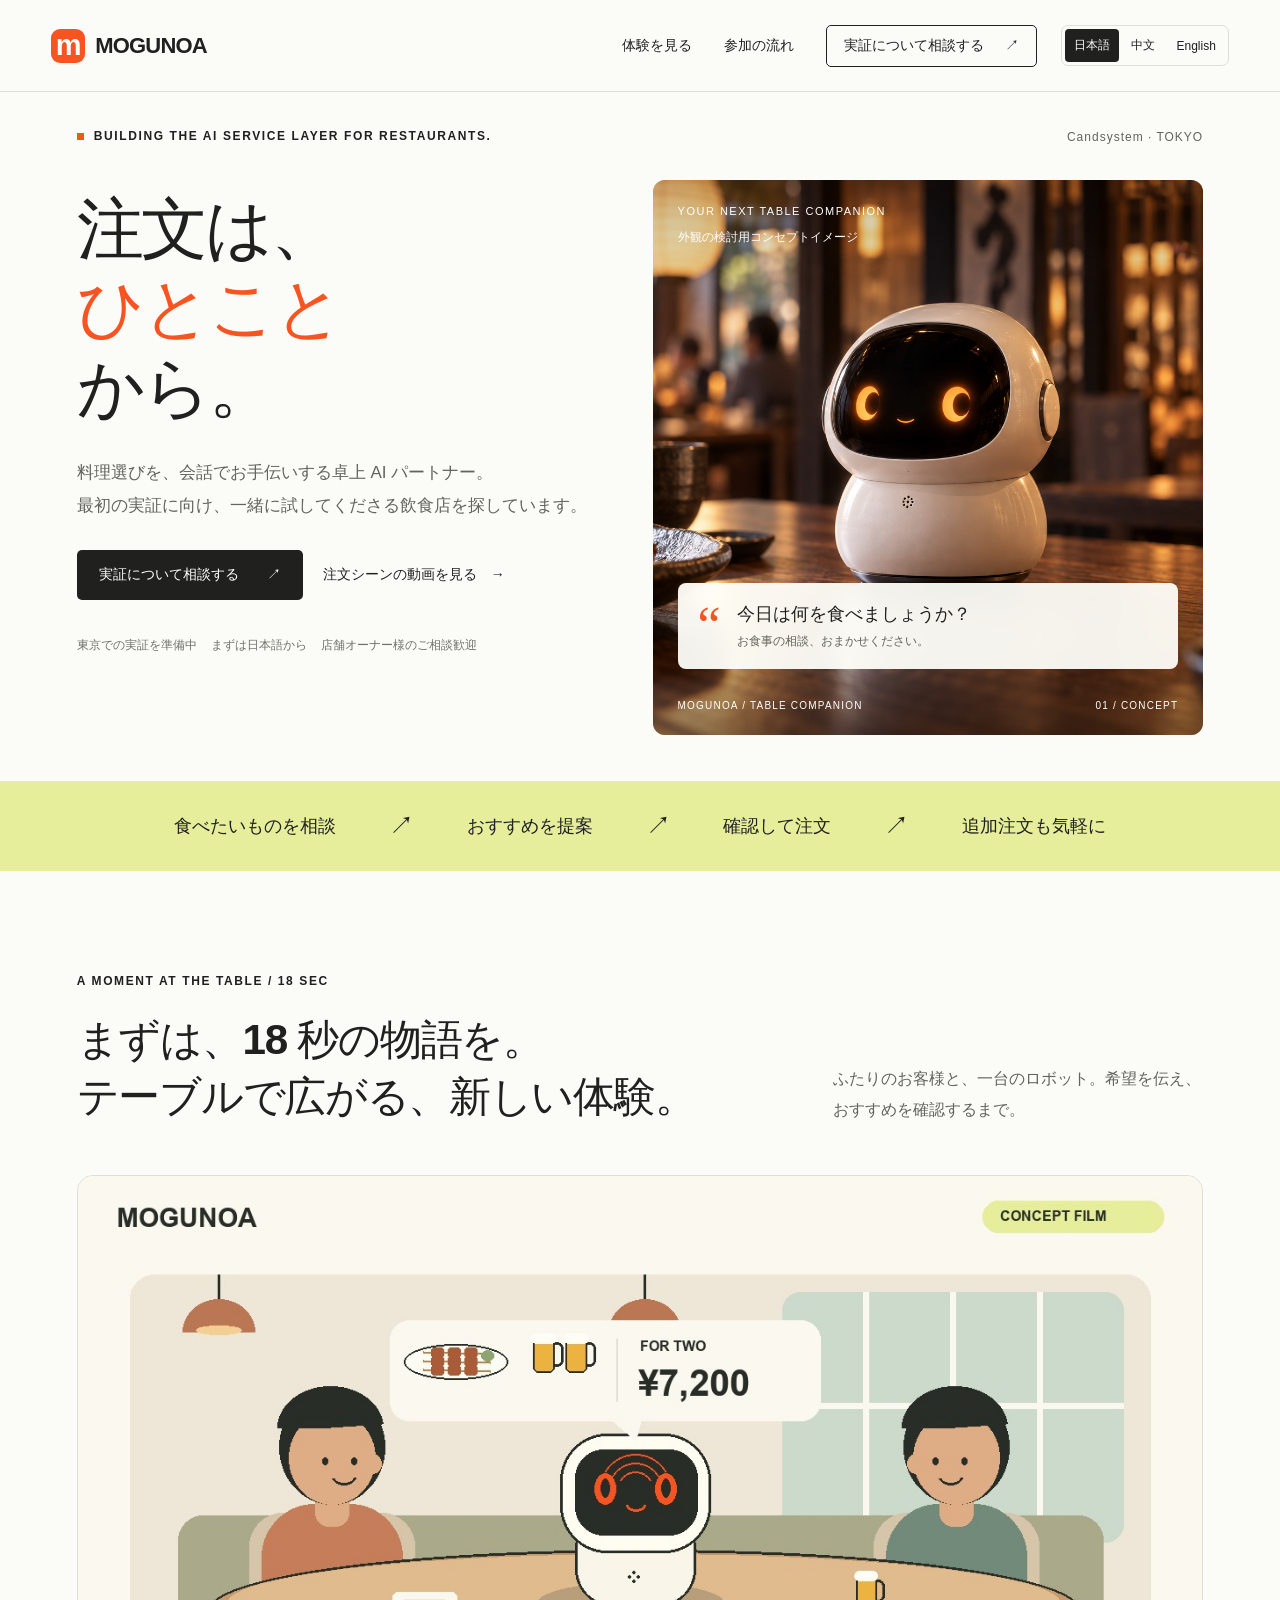
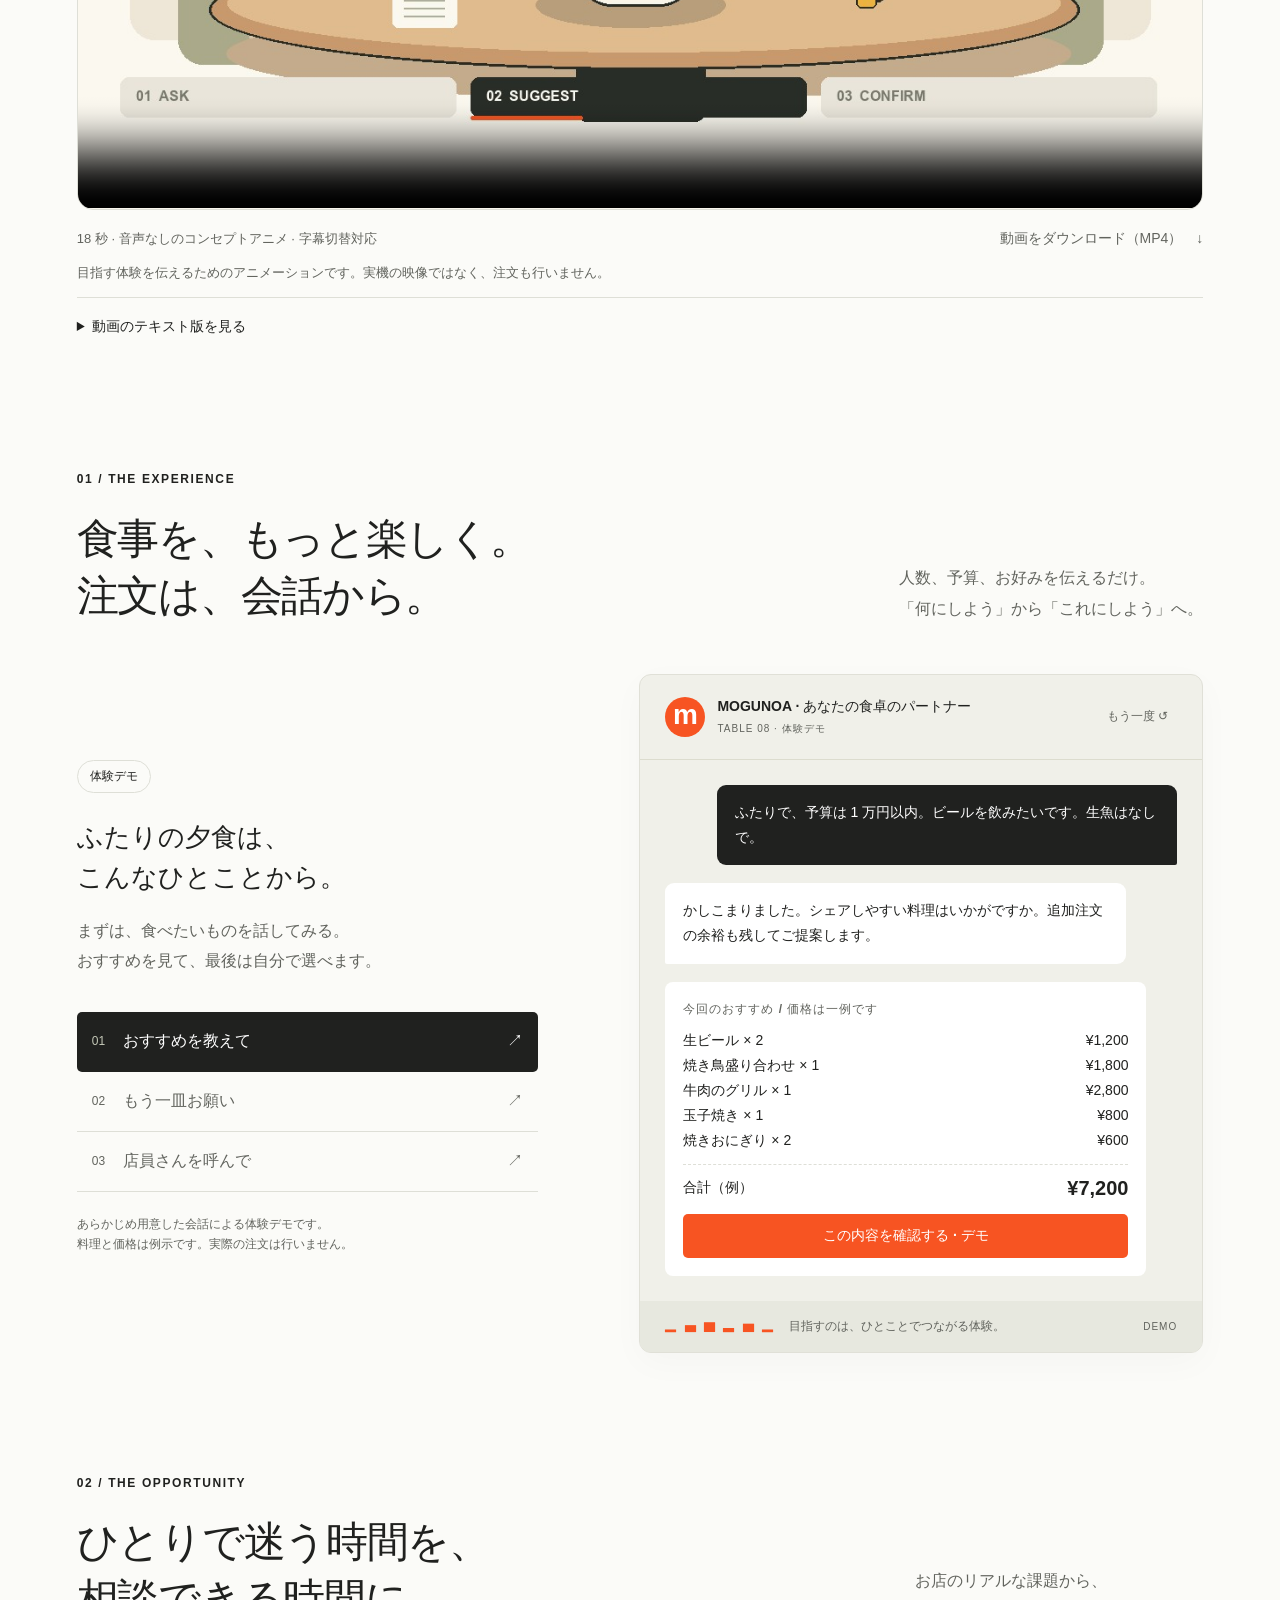
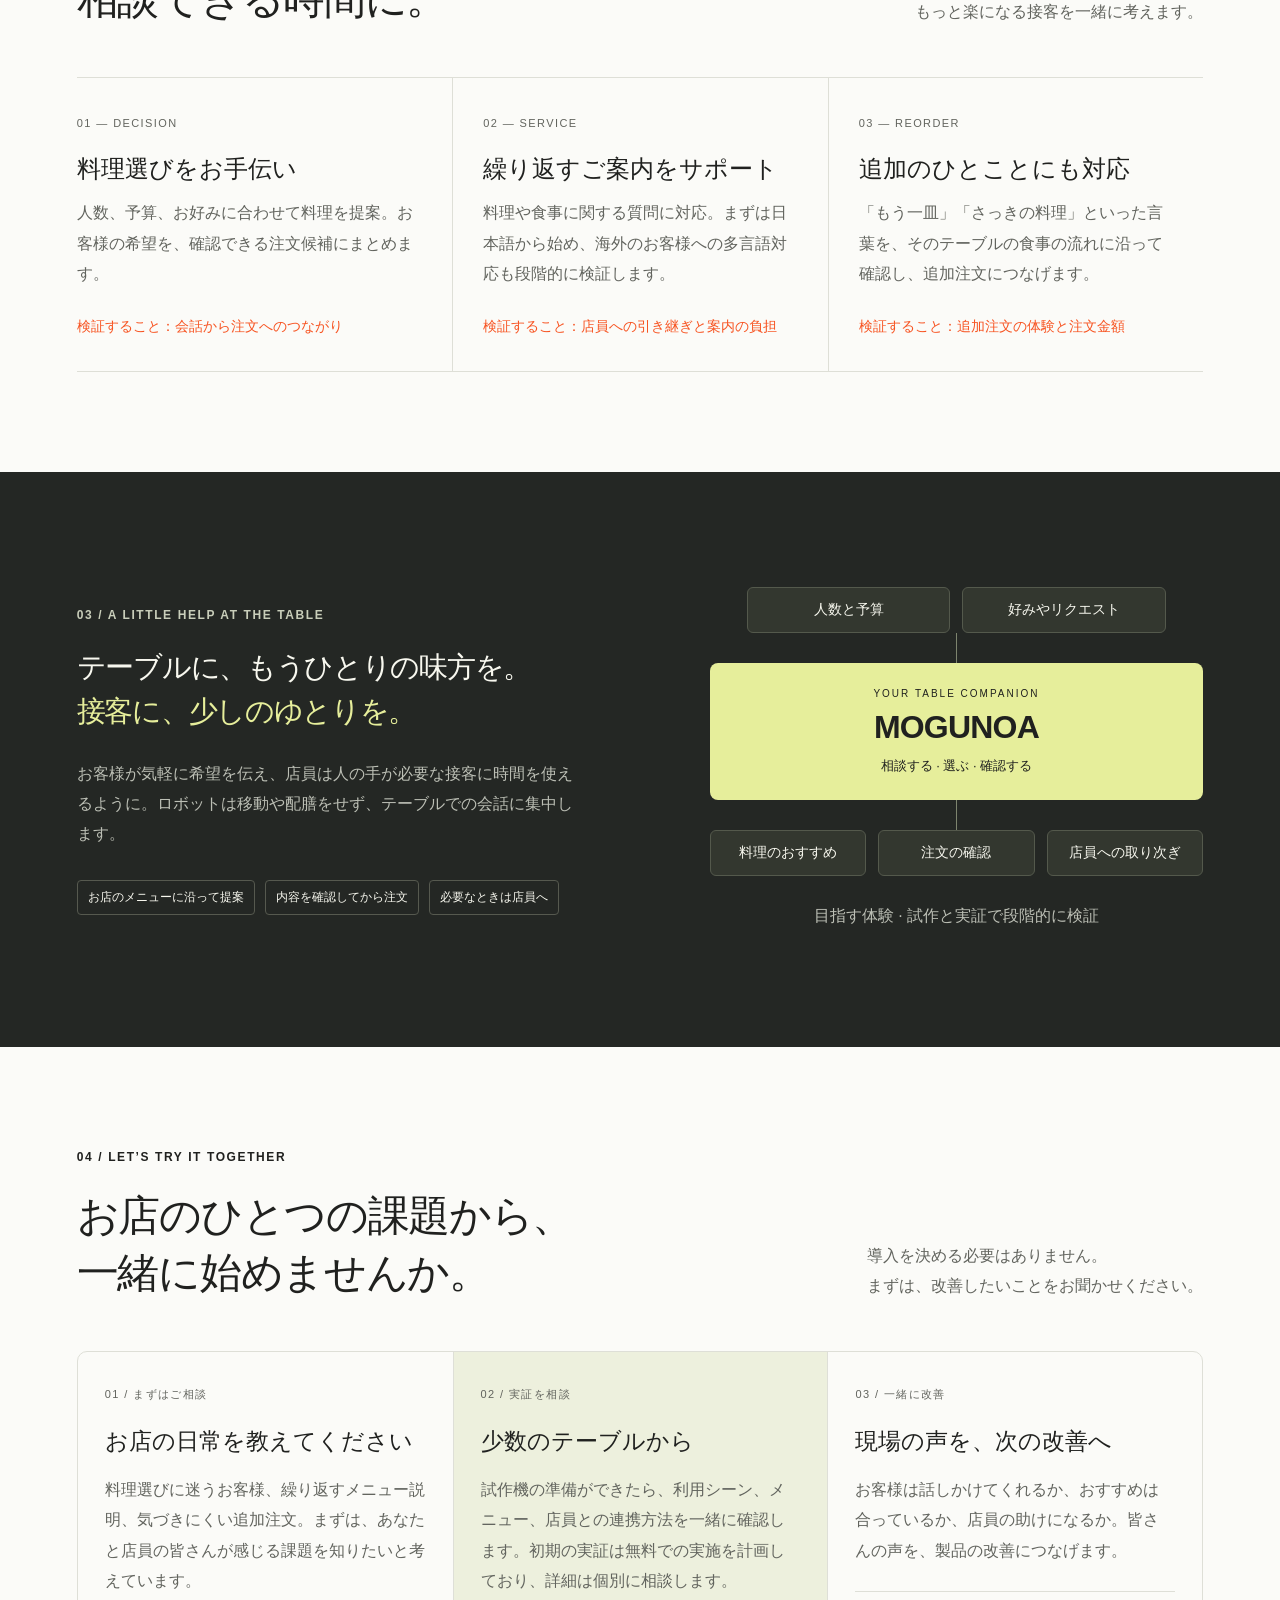
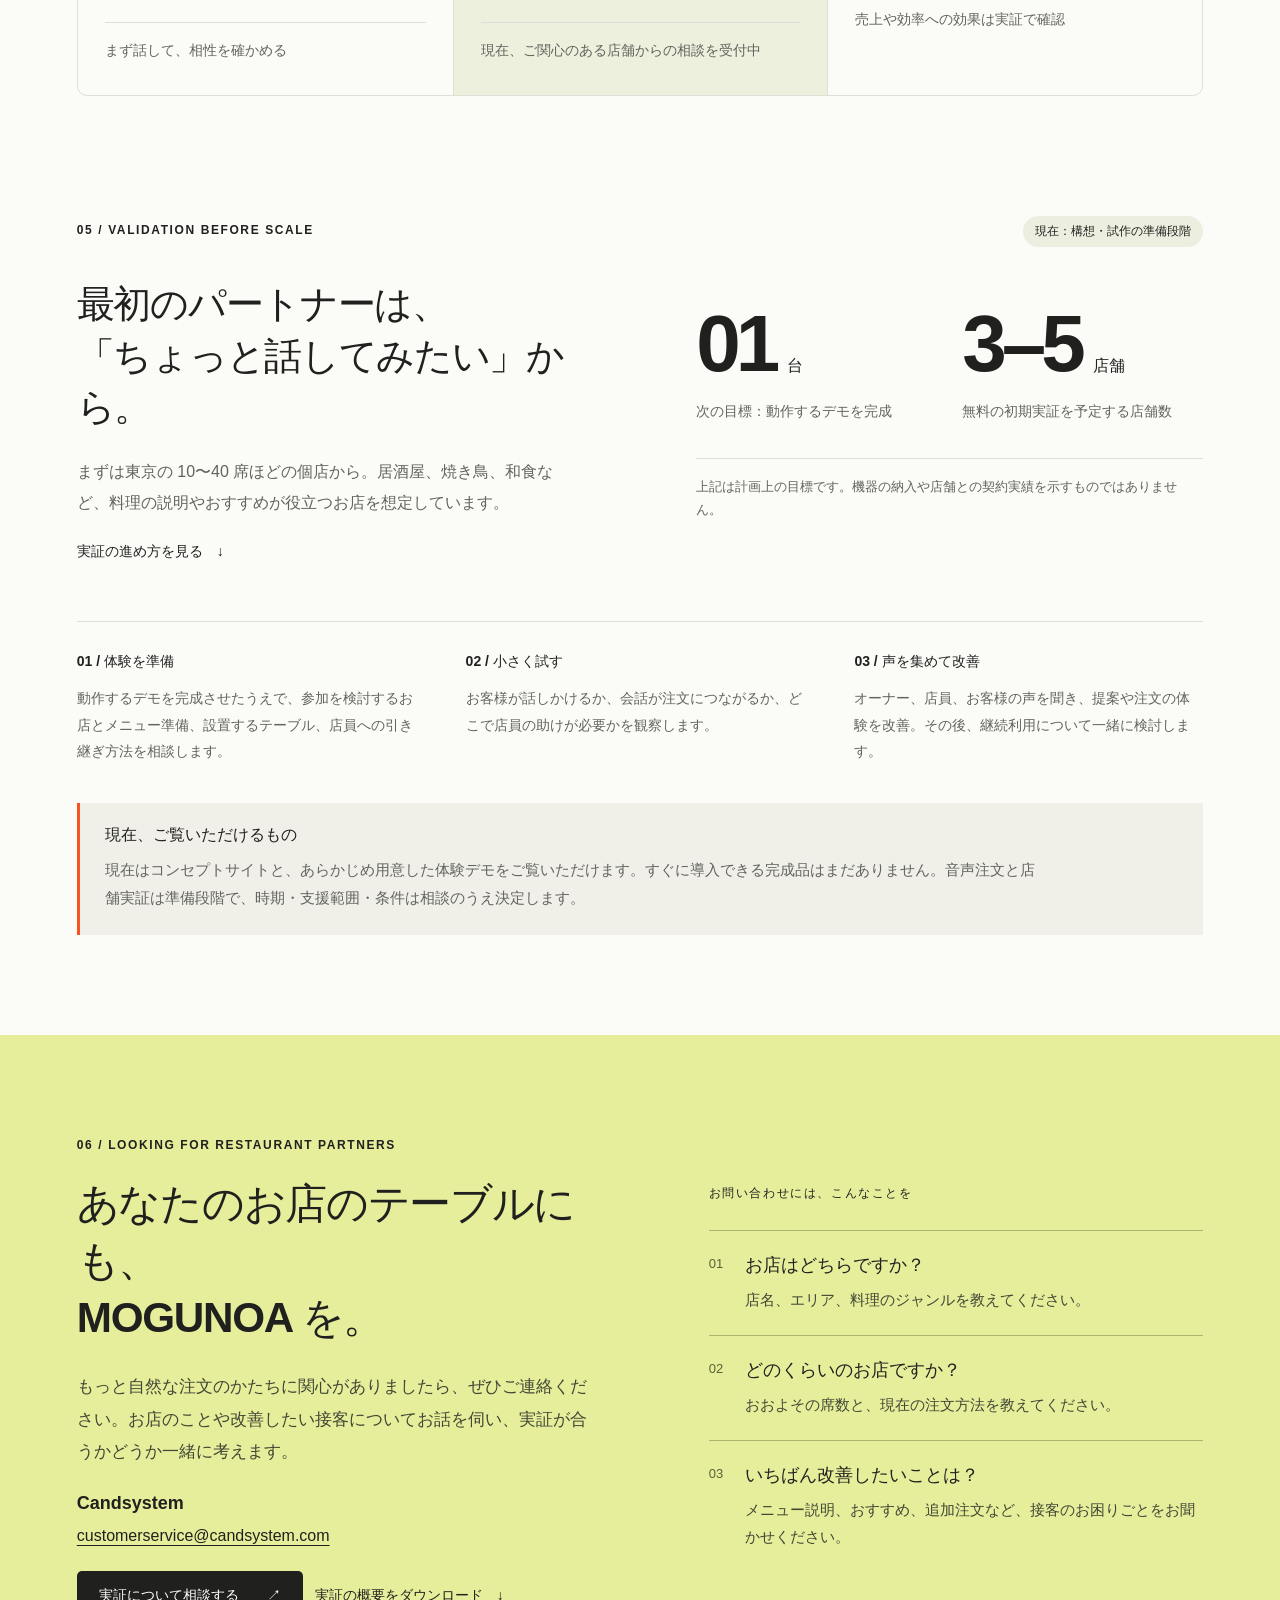
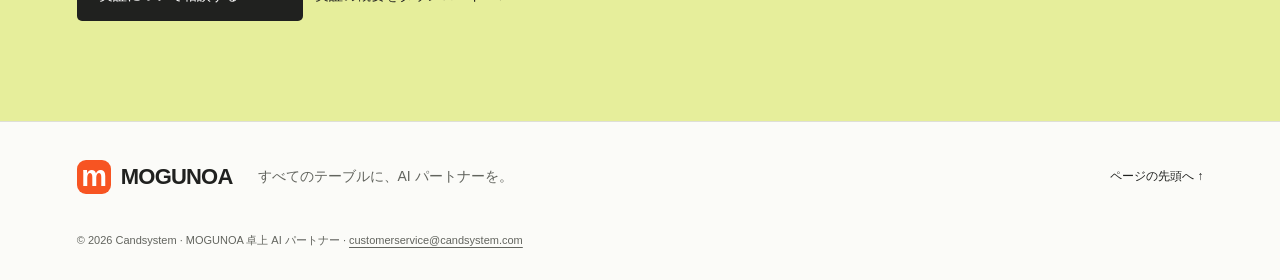
<file: index.html>
<!doctype html>
<html lang="ja">
<head>
  <meta charset="UTF-8">
  <meta name="viewport" content="width=device-width, initial-scale=1">
  <meta name="theme-color" content="#ff5a25">
  <meta name="description" content="MOGUNOA は、会話でメニュー選びや注文をお手伝いする卓上 AI パートナー。東京の飲食店向け実証に関心のある店舗を募集しています。お問い合わせは Candsystem まで。">
  <title>MOGUNOA — 注文は、ひとことから。</title>
  <link rel="icon" type="image/svg+xml" href="data:image/svg+xml,%3Csvg xmlns='http://www.w3.org/2000/svg' viewBox='0 0 64 64'%3E%3Crect width='64' height='64' rx='18' fill='%23ff5a25'/%3E%3Cpath d='M12 46V18h9l11 15 11-15h9v28h-9V32L32 46 21 32v14z' fill='white'/%3E%3C/svg%3E">
  <link rel="stylesheet" href="styles.css">
  <link rel="stylesheet" href="investor.css">
  <link rel="stylesheet" href="multilingual.css">
  <link rel="canonical" href="https://williamzhou8818.github.io/mogunoa-site/">
  <link rel="alternate" hreflang="ja" href="https://williamzhou8818.github.io/mogunoa-site/">
  <link rel="alternate" hreflang="zh-CN" href="https://williamzhou8818.github.io/mogunoa-site/zh/">
  <link rel="alternate" hreflang="en" href="https://williamzhou8818.github.io/mogunoa-site/en/">
  <link rel="alternate" hreflang="x-default" href="https://williamzhou8818.github.io/mogunoa-site/">
  <meta property="og:type" content="website">
  <meta property="og:site_name" content="MOGUNOA">
  <meta property="og:title" content="MOGUNOA — 注文は、ひとことから。">
  <meta property="og:description" content="MOGUNOA は、会話でメニュー選びや注文をお手伝いする卓上 AI パートナー。東京の飲食店向け実証に関心のある店舗を募集しています。お問い合わせは Candsystem まで。">
  <meta property="og:url" content="https://williamzhou8818.github.io/mogunoa-site/">
  <meta property="og:image" content="https://williamzhou8818.github.io/mogunoa-site/hero.png">
  <meta property="og:image:alt" content="コンセプトイメージ：オレンジ色の目をした、小さなクリーム色のロボットが飲食店の木製テーブルに置かれています。">
  <meta property="og:locale" content="ja_JP">
  <meta name="twitter:card" content="summary_large_image">
  <script type="application/ld+json">{"@context": "https://schema.org", "@graph": [{"@type": "Organization", "@id": "https://williamzhou8818.github.io/mogunoa-site/#organization", "name": "Candsystem", "email": "customerservice@candsystem.com", "url": "https://williamzhou8818.github.io/mogunoa-site/"}, {"@type": "WebSite", "@id": "https://williamzhou8818.github.io/mogunoa-site/#website", "name": "MOGUNOA", "url": "https://williamzhou8818.github.io/mogunoa-site/", "inLanguage": ["ja", "zh-CN", "en"], "publisher": {"@id": "https://williamzhou8818.github.io/mogunoa-site/#organization"}}]}</script>
  <script src="app.js" defer></script>
</head>
<body>
  <a class="skip-link" href="#main">本文へスキップ</a>
  <header class="header">
    <a class="wordmark" href="#" aria-label="MOGUNOA ホーム"><span class="brand-mark" aria-hidden="true">m</span>MOGUNOA<span class="brand-note">卓上 AI パートナー</span></a>
    <div class="header-tools"><nav aria-label="メインナビゲーション"><a href="#experience">体験を見る</a><a href="#business">参加の流れ</a><a class="nav-cta" href="#investment">実証について相談する <span aria-hidden="true">↗</span></a></nav><nav class="language-switch" aria-label="言語を選択"><a href="./" lang="ja" hreflang="ja" aria-current="page">日本語</a><a href="./zh/" lang="zh-CN" hreflang="zh-CN">中文</a><a href="./en/" lang="en" hreflang="en">English</a></nav></div>
  </header>
  <main id="main">
    <section class="hero section-shell">
      <div class="hero-top"><span class="eyebrow"><span class="small-square" aria-hidden="true"></span> BUILDING THE AI SERVICE LAYER FOR RESTAURANTS.</span><span class="stage-label">Candsystem · TOKYO</span></div>
      <div class="hero-grid">
        <div class="hero-copy"><h1>注文は、<br><span class="orange">ひとこと</span><br>から。</h1><p>料理選びを、会話でお手伝いする卓上 AI パートナー。<br>最初の実証に向け、一緒に試してくださる飲食店を探しています。</p><div class="hero-actions"><a class="button button-dark" href="#investment">実証について相談する <span aria-hidden="true">↗</span></a><a class="text-link" href="#film">注文シーンの動画を見る <span aria-hidden="true">→</span></a></div><div class="hero-foot"><span>東京での実証を準備中</span><span>まずは日本語から</span><span>店舗オーナー様のご相談歓迎</span></div></div>
        <div class="hero-visual" id="hero-visual"><img src="hero.png" alt="コンセプトイメージ：オレンジ色の目をした、小さなクリーム色のロボットが飲食店の木製テーブルに置かれています。" width="1536" height="1024" fetchpriority="high"><div class="visual-kicker">YOUR NEXT TABLE COMPANION</div><div class="concept-note">外観の検討用コンセプトイメージ</div><div class="hello-card"><span class="hello-icon" aria-hidden="true">“</span><div><span>今日は何を食べましょうか？</span><small>お食事の相談、おまかせください。</small></div></div><div class="visual-caption"><span>MOGUNOA / TABLE COMPANION</span><span>01 / CONCEPT</span></div></div>
      </div>
    </section>
    <div class="journey-strip" aria-label="目指すサービス体験"><span>食べたいものを相談</span><span aria-hidden="true">↗</span><span>おすすめを提案</span><span aria-hidden="true">↗</span><span>確認して注文</span><span aria-hidden="true">↗</span><span>追加注文も気軽に</span></div>
    <section id="film" class="film section-shell section-space">
      <div class="section-heading"><div><span class="eyebrow">A MOMENT AT THE TABLE / 18 SEC</span><h2>まずは、18 秒の物語を。<br>テーブルで広がる、新しい体験。</h2></div><p>ふたりのお客様と、一台のロボット。希望を伝え、おすすめを確認するまで。</p></div>
      <div class="film-shell"><video id="ordering-film" controls playsinline preload="none" poster="media/ordering-poster.jpg" aria-label="注文シーンのコンセプトアニメーション" aria-describedby="film-description"><source src="media/ordering-scene.webm" type="video/webm"><source src="media/ordering-scene.mp4" type="video/mp4"><track kind="subtitles" src="media/captions-ja.vtt" srclang="ja" label="日本語" default><track kind="subtitles" src="media/captions-zh.vtt" srclang="zh-CN" label="中文"><track kind="subtitles" src="media/captions-en.vtt" srclang="en" label="English"><p>動画が再生できない場合は、MP4 をダウンロードするか、テキスト版をご覧ください。</p></video></div>
      <div class="film-meta"><span>18 秒 · 音声なしのコンセプトアニメ · 字幕切替対応</span><a class="text-link" href="media/ordering-scene.mp4" download="MOGUNOA-concept-film.mp4">動画をダウンロード（MP4） <span aria-hidden="true">↓</span></a></div>
      <p id="film-description" class="film-note">目指す体験を伝えるためのアニメーションです。実機の映像ではなく、注文も行いません。</p>
      <details class="film-transcript"><summary>動画のテキスト版を見る</summary><ol><li>お客様：ふたりで予算は 1 万円。ビールを飲みたいです。生魚はなしで。</li><li>MOGUNOA：シェアできる料理とビール 2 杯で、合計 7,200 円のご提案です。価格は一例です。</li><li>お客様：それでお願いします。MOGUNOA が確認のステップを表示します。実際の注文にはシステムの受信が必要です。</li></ol></details>
    </section>
    <section id="experience" class="experience section-shell section-space">
      <div class="section-heading"><div><span class="eyebrow">01 / THE EXPERIENCE</span><h2>食事を、もっと楽しく。<br>注文は、会話から。</h2></div><p>人数、予算、お好みを伝えるだけ。<br>「何にしよう」から「これにしよう」へ。</p></div>
      <div class="demo-layout">
        <div class="demo-intro"><span class="pill">体験デモ</span><h3>ふたりの夕食は、<br>こんなひとことから。</h3><p>まずは、食べたいものを話してみる。<br>おすすめを見て、最後は自分で選べます。</p><div class="scenario-tabs" role="group" aria-label="デモのシーンを選択"><button class="scenario active" type="button" data-scenario="dinner" aria-pressed="true"><span>01</span> おすすめを教えて <span aria-hidden="true">↗</span></button><button class="scenario" type="button" data-scenario="extra" aria-pressed="false"><span>02</span> もう一皿お願い <span aria-hidden="true">↗</span></button><button class="scenario" type="button" data-scenario="staff" aria-pressed="false"><span>03</span> 店員さんを呼んで <span aria-hidden="true">↗</span></button></div><p class="demo-note">あらかじめ用意した会話による体験デモです。<br>料理と価格は例示です。実際の注文は行いません。</p></div>
        <div class="conversation"><div class="conversation-header"><span class="chat-avatar" aria-hidden="true">m</span><div><strong>MOGUNOA · あなたの食卓のパートナー</strong><small>TABLE 08 · 体験デモ</small></div><button type="button" class="restart" id="restart" aria-label="このデモを最初から再生">もう一度 ↺</button></div><div id="chat" class="chat" aria-live="polite" aria-atomic="true"></div><div class="conversation-bottom"><span class="voice-bars" aria-hidden="true">▂ ▅ ▇ ▃ ▆ ▂</span><span>目指すのは、ひとことでつながる体験。</span><span class="demo-tag">DEMO</span></div></div>
      </div>
    </section>
    <section class="benefits section-shell section-space">
      <div class="section-heading"><div><span class="eyebrow">02 / THE OPPORTUNITY</span><h2>ひとりで迷う時間を、<br>相談できる時間に。</h2></div><p>お店のリアルな課題から、<br>もっと楽になる接客を一緒に考えます。</p></div>
      <div class="benefit-grid"><article><span class="feature-number">01 — DECISION</span><h3>料理選びをお手伝い</h3><p>人数、予算、お好みに合わせて料理を提案。お客様の希望を、確認できる注文候補にまとめます。</p><span class="feature-bottom">検証すること：会話から注文へのつながり</span></article><article><span class="feature-number">02 — SERVICE</span><h3>繰り返すご案内をサポート</h3><p>料理や食事に関する質問に対応。まずは日本語から始め、海外のお客様への多言語対応も段階的に検証します。</p><span class="feature-bottom">検証すること：店員への引き継ぎと案内の負担</span></article><article><span class="feature-number">03 — REORDER</span><h3>追加のひとことにも対応</h3><p>「もう一皿」「さっきの料理」といった言葉を、そのテーブルの食事の流れに沿って確認し、追加注文につなげます。</p><span class="feature-bottom">検証すること：追加注文の体験と注文金額</span></article></div>
    </section>
    <section id="brain" class="brain section-space"><div class="section-shell brain-grid"><div><span class="eyebrow">03 / A LITTLE HELP AT THE TABLE</span><h2>テーブルに、もうひとりの味方を。<br><span>接客に、少しのゆとりを。</span></h2><p>お客様が気軽に希望を伝え、店員は人の手が必要な接客に時間を使えるように。ロボットは移動や配膳をせず、テーブルでの会話に集中します。</p><div class="brain-principles"><span>お店のメニューに沿って提案</span><span>内容を確認してから注文</span><span>必要なときは店員へ</span></div></div><div class="system-diagram" aria-label="目指す体験：希望を伝え、MOGUNOA が料理を提案。お客様が確認し、必要に応じて店員につなぎます。"><div class="diagram-inputs"><span>人数と予算</span><span>好みやリクエスト</span></div><div class="connector" aria-hidden="true"></div><div class="brain-node"><small>YOUR TABLE COMPANION</small><strong>MOGUNOA</strong><span>相談する · 選ぶ · 確認する</span></div><div class="connector" aria-hidden="true"></div><div class="diagram-outputs"><span>料理のおすすめ</span><span>注文の確認</span><span>店員への取り次ぎ</span></div><p class="diagram-note">目指す体験 · 試作と実証で段階的に検証</p></div></div></section>
    <section id="business" class="business section-shell section-space">
      <div class="section-heading"><div><span class="eyebrow">04 / LET’S TRY IT TOGETHER</span><h2>お店のひとつの課題から、<br>一緒に始めませんか。</h2></div><p>導入を決める必要はありません。<br>まずは、改善したいことをお聞かせください。</p></div>
      <div class="business-grid">
        <article><span class="feature-number">01 / まずはご相談</span><h3>お店の日常を教えてください</h3><p>料理選びに迷うお客様、繰り返すメニュー説明、気づきにくい追加注文。まずは、あなたと店員の皆さんが感じる課題を知りたいと考えています。</p><span class="model-label">まず話して、相性を確かめる</span></article>
        <article class="subscription"><span class="feature-number">02 / 実証を相談</span><h3>少数のテーブルから</h3><p>試作機の準備ができたら、利用シーン、メニュー、店員との連携方法を一緒に確認します。初期の実証は無料での実施を計画しており、詳細は個別に相談します。</p><span class="model-label">現在、ご関心のある店舗からの相談を受付中</span></article>
        <article><span class="feature-number">03 / 一緒に改善</span><h3>現場の声を、次の改善へ</h3><p>お客様は話しかけてくれるか、おすすめは合っているか、店員の助けになるか。皆さんの声を、製品の改善につなげます。</p><span class="model-label">売上や効率への効果は実証で確認</span></article>
      </div>
    </section>
    <section id="pilot" class="pilot section-shell section-space">
      <div class="pilot-top"><span class="eyebrow">05 / VALIDATION BEFORE SCALE</span><span class="pill">現在：構想・試作の準備段階</span></div>
      <div class="pilot-grid"><div><h2>最初のパートナーは、<br>「ちょっと話してみたい」から。</h2><p>まずは東京の 10〜40 席ほどの個店から。居酒屋、焼き鳥、和食など、料理の説明やおすすめが役立つお店を想定しています。</p><a class="text-link" href="#pilot-details">実証の進め方を見る <span aria-hidden="true">↓</span></a></div><div class="pilot-numbers"><div><strong>01<span>台</span></strong><p>次の目標：動作するデモを完成</p></div><div><strong>3–5<span>店舗</span></strong><p>無料の初期実証を予定する店舗数</p></div><span>上記は計画上の目標です。機器の納入や店舗との契約実績を示すものではありません。</span></div></div>
      <div id="pilot-details" class="pilot-details"><article><span>01 / 体験を準備</span><p>動作するデモを完成させたうえで、参加を検討するお店とメニュー準備、設置するテーブル、店員への引き継ぎ方法を相談します。</p></article><article><span>02 / 小さく試す</span><p>お客様が話しかけるか、会話が注文につながるか、どこで店員の助けが必要かを観察します。</p></article><article><span>03 / 声を集めて改善</span><p>オーナー、店員、お客様の声を聞き、提案や注文の体験を改善。その後、継続利用について一緒に検討します。</p></article></div>
      <div class="stage-disclosure"><strong>現在、ご覧いただけるもの</strong><p>現在はコンセプトサイトと、あらかじめ用意した体験デモをご覧いただけます。すぐに導入できる完成品はまだありません。音声注文と店舗実証は準備段階で、時期・支援範囲・条件は相談のうえ決定します。</p></div>
    </section>
    <section id="investment" class="investment section-space"><div class="section-shell investment-grid"><div><span class="eyebrow">06 / LOOKING FOR RESTAURANT PARTNERS</span><h2>あなたのお店のテーブルにも、<br>MOGUNOA を。</h2><p>もっと自然な注文のかたちに関心がありましたら、ぜひご連絡ください。お店のことや改善したい接客についてお話を伺い、実証が合うかどうか一緒に考えます。</p><div class="contact-details"><strong>Candsystem</strong><a href="mailto:customerservice@candsystem.com">customerservice@candsystem.com</a></div><a class="button button-dark contact-action" href="mailto:customerservice@candsystem.com?subject=MOGUNOA%20Pilot%20Inquiry">実証について相談する <span aria-hidden="true">↗</span></a><a class="text-link" href="project-brief.txt" download="MOGUNOA-pilot-brief-ja.txt">実証の概要をダウンロード <span aria-hidden="true">↓</span></a></div><div class="investor-topics"><span class="eyebrow">お問い合わせには、こんなことを</span><ol><li><span>01</span><div><strong>お店はどちらですか？</strong><p>店名、エリア、料理のジャンルを教えてください。</p></div></li><li><span>02</span><div><strong>どのくらいのお店ですか？</strong><p>おおよその席数と、現在の注文方法を教えてください。</p></div></li><li><span>03</span><div><strong>いちばん改善したいことは？</strong><p>メニュー説明、おすすめ、追加注文など、接客のお困りごとをお聞かせください。</p></div></li></ol></div></div></section>
  </main>
  <footer class="footer section-shell"><a class="wordmark" href="#"><span class="brand-mark" aria-hidden="true">m</span>MOGUNOA</a><p>すべてのテーブルに、AI パートナーを。</p><a href="#main">ページの先頭へ ↑</a><small>© <span id="year">2026</span> Candsystem · MOGUNOA 卓上 AI パートナー · <a href="mailto:customerservice@candsystem.com">customerservice@candsystem.com</a></small></footer>
</body>
</html>
</file>
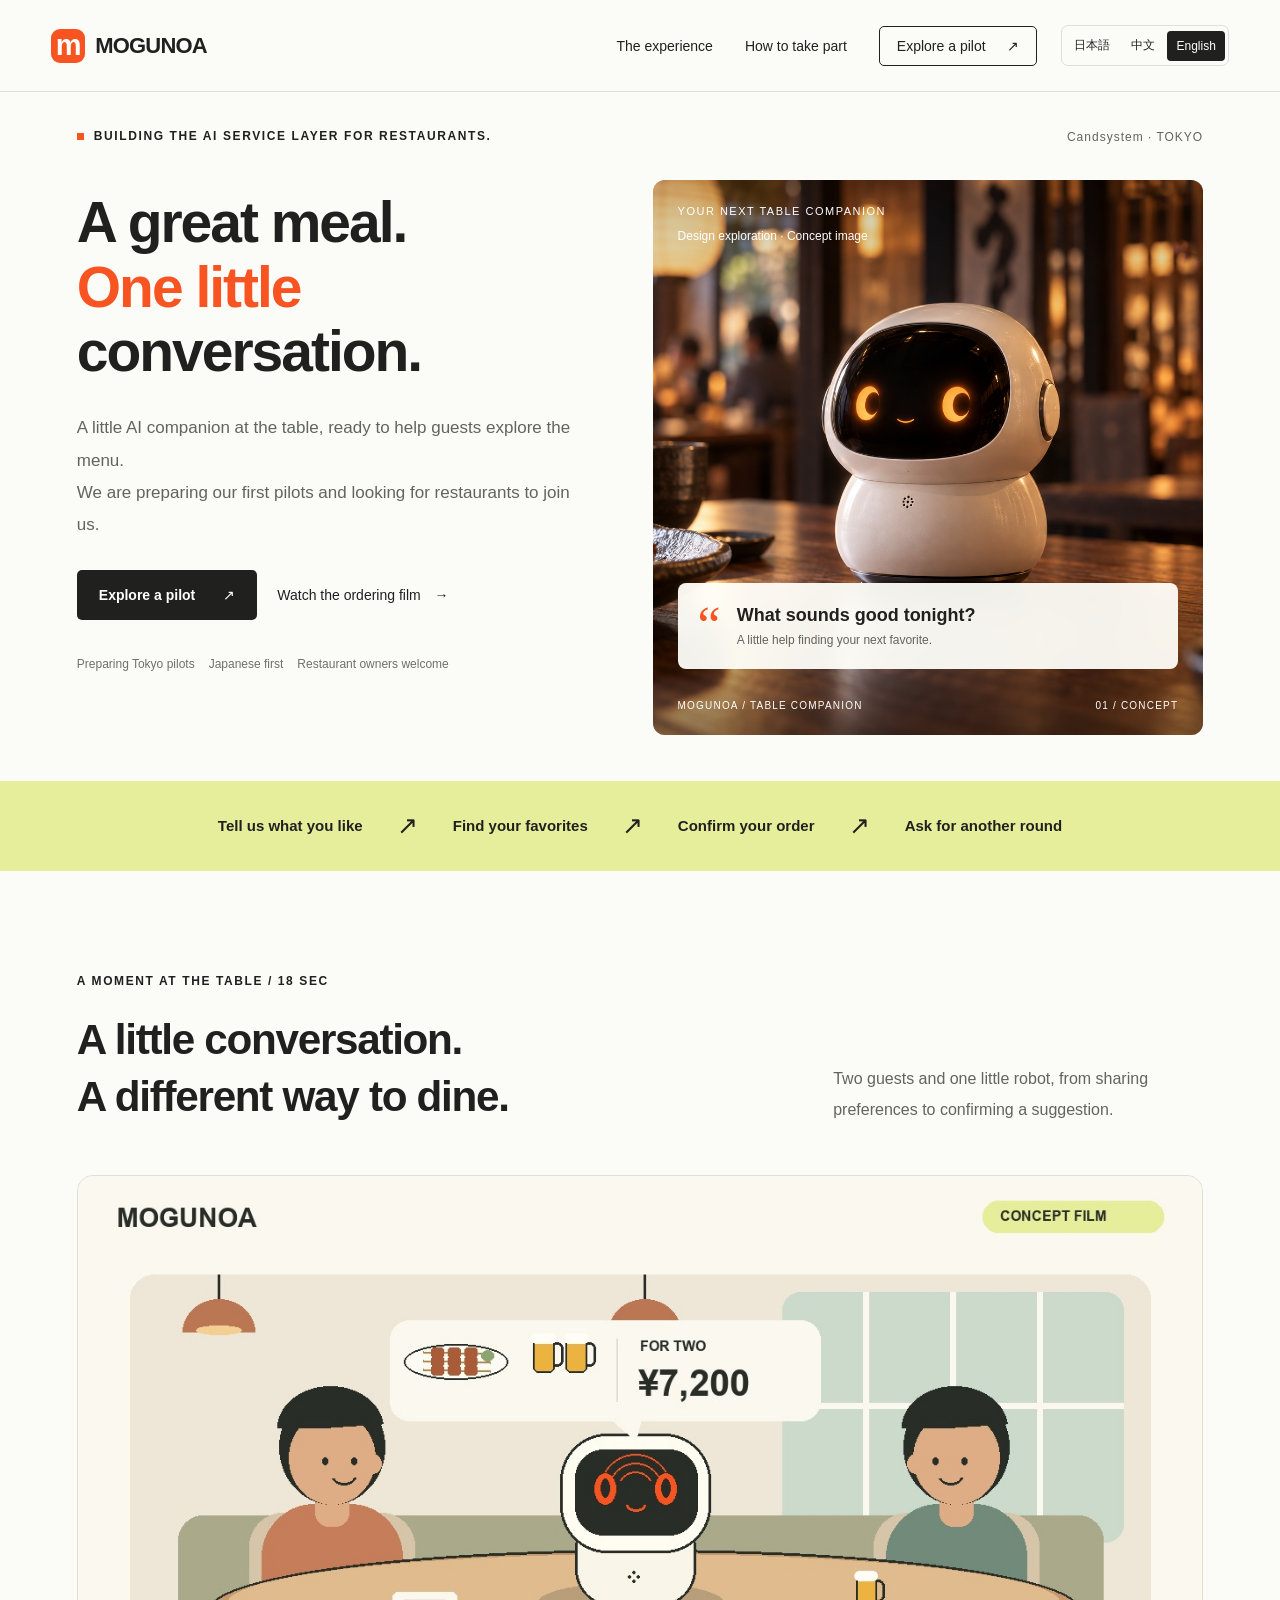
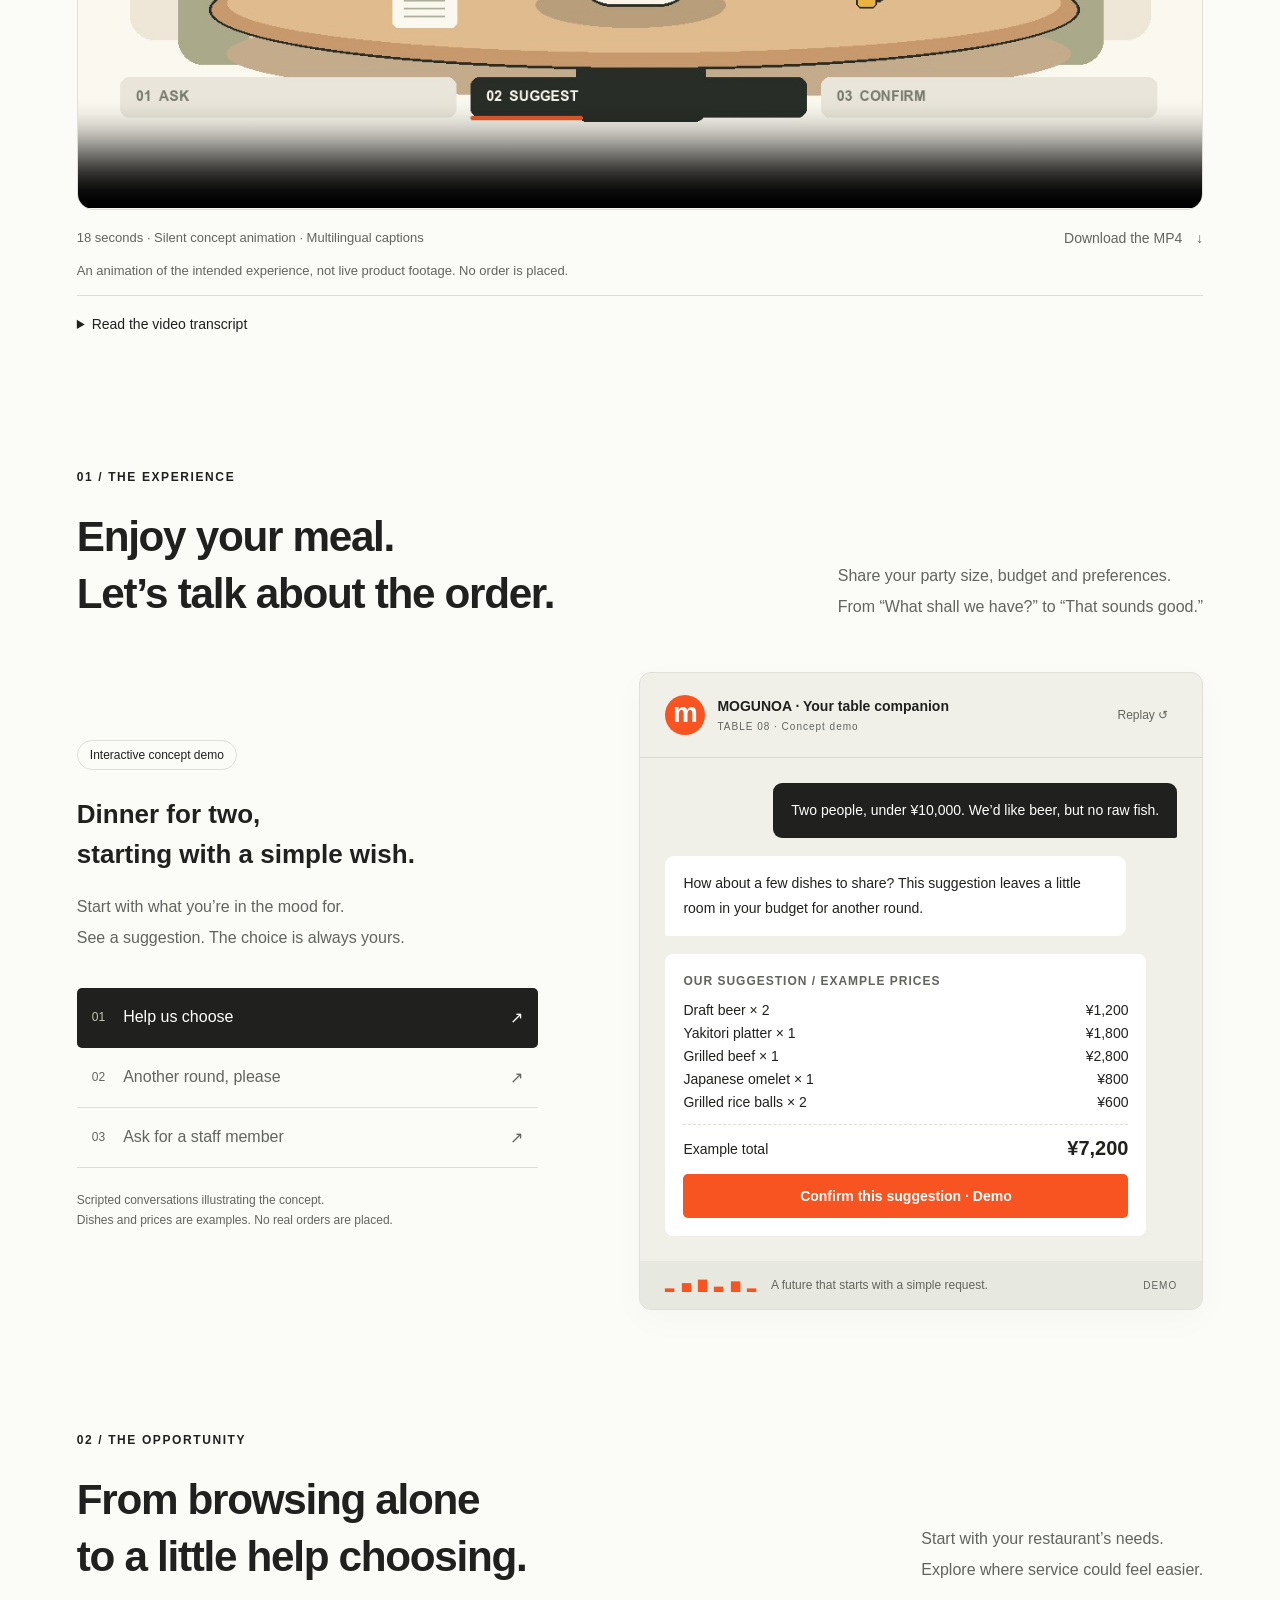
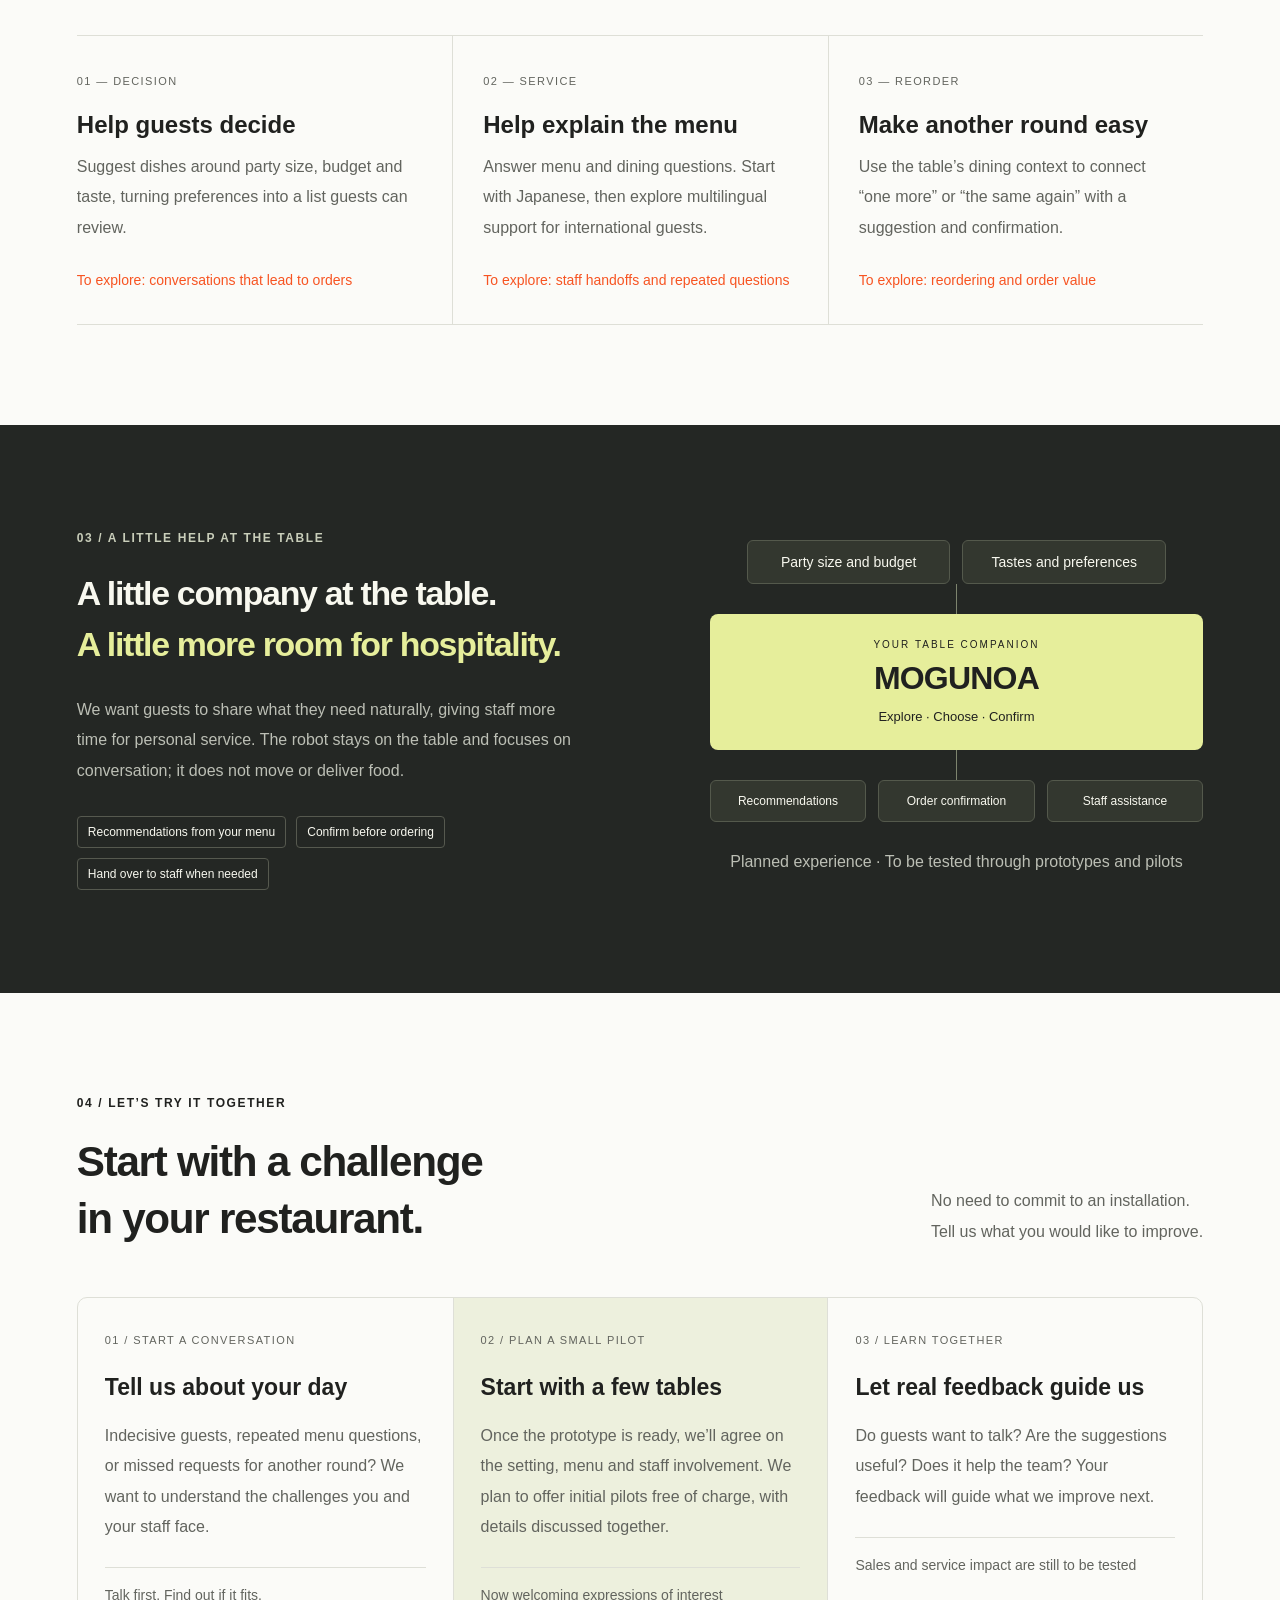
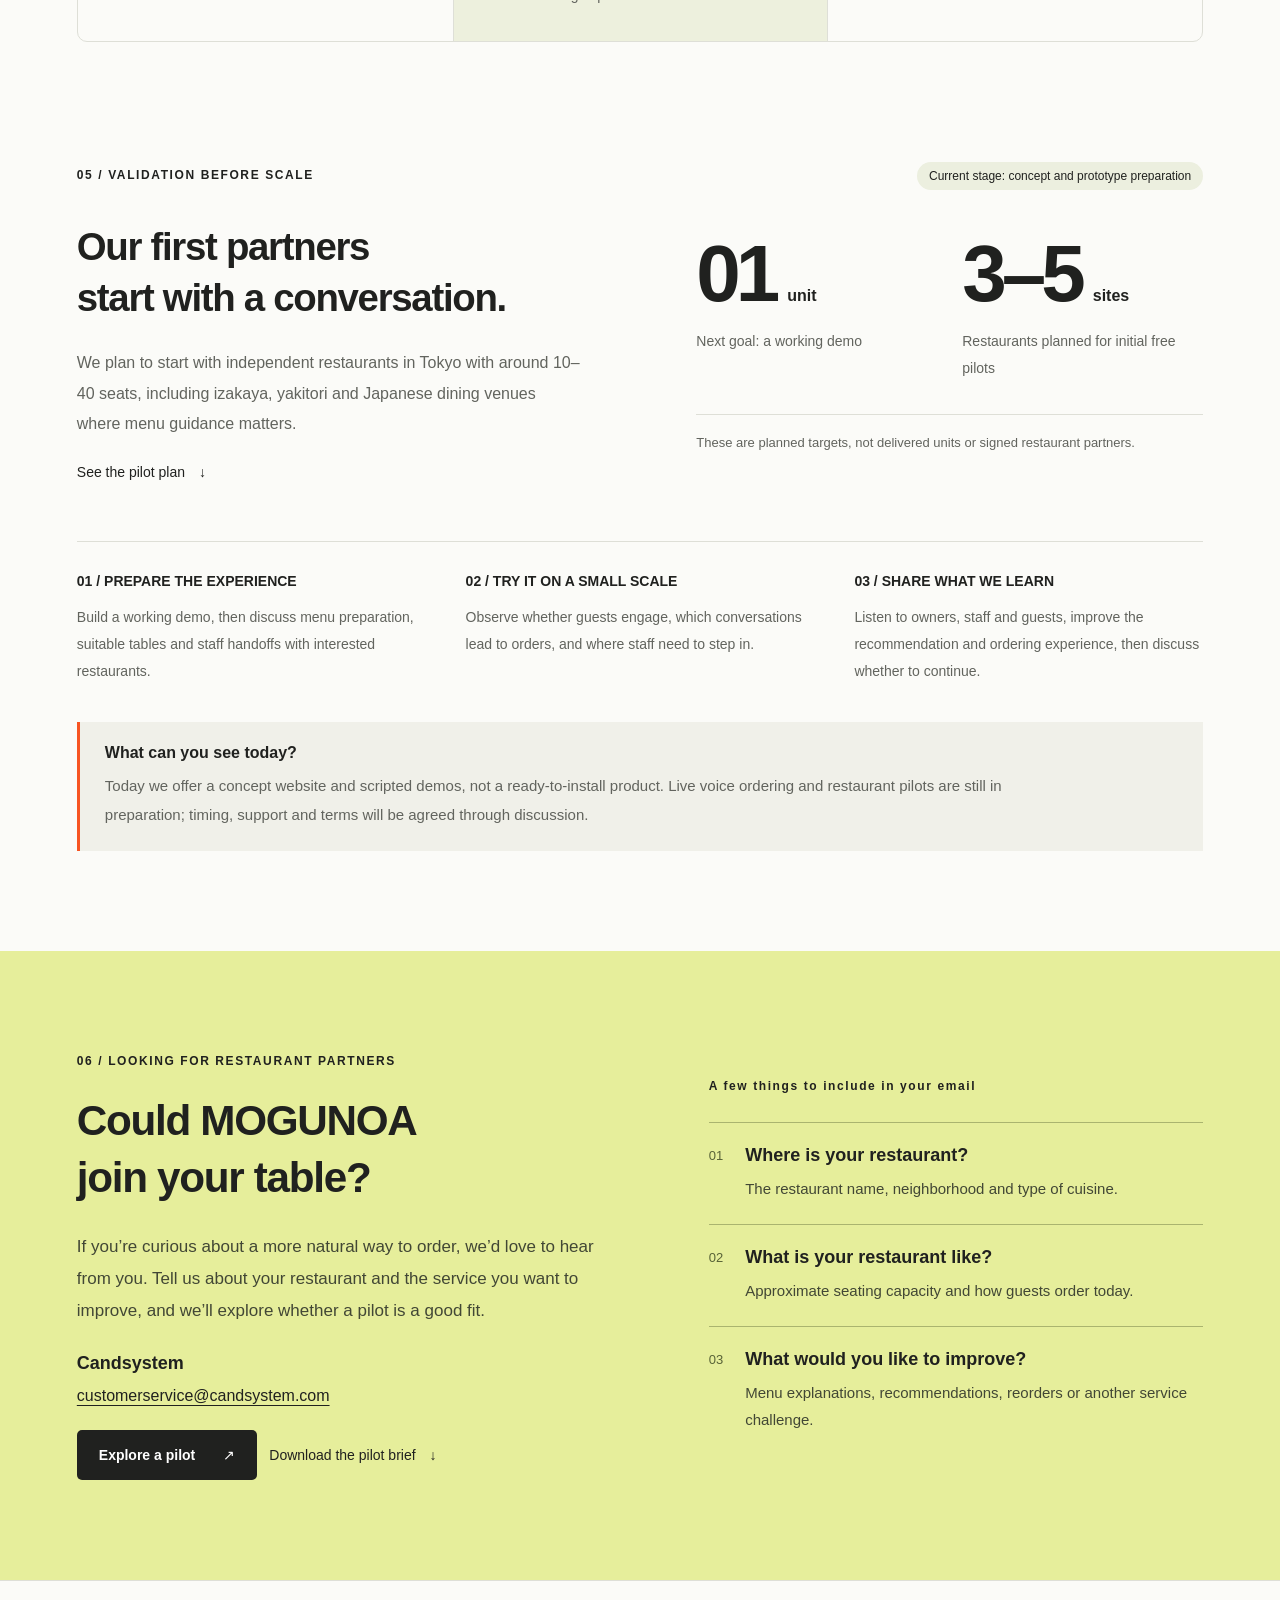
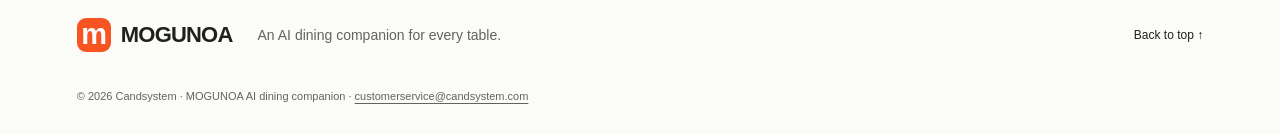
<file: en/index.html>
<!doctype html>
<html lang="en">
<head>
  <meta charset="UTF-8">
  <meta name="viewport" content="width=device-width, initial-scale=1">
  <meta name="theme-color" content="#ff5a25">
  <meta name="description" content="MOGUNOA is a tabletop AI dining companion exploring conversational menu recommendations and ordering. We are looking for restaurant pilot partners in Tokyo. Contact Candsystem to learn more.">
  <title>MOGUNOA — A great meal starts with a conversation.</title>
  <link rel="icon" type="image/svg+xml" href="data:image/svg+xml,%3Csvg xmlns='http://www.w3.org/2000/svg' viewBox='0 0 64 64'%3E%3Crect width='64' height='64' rx='18' fill='%23ff5a25'/%3E%3Cpath d='M12 46V18h9l11 15 11-15h9v28h-9V32L32 46 21 32v14z' fill='white'/%3E%3C/svg%3E">
  <link rel="stylesheet" href="../styles.css">
  <link rel="stylesheet" href="../investor.css">
  <link rel="stylesheet" href="../multilingual.css">
  <link rel="canonical" href="https://williamzhou8818.github.io/mogunoa-site/en/">
  <link rel="alternate" hreflang="ja" href="https://williamzhou8818.github.io/mogunoa-site/">
  <link rel="alternate" hreflang="zh-CN" href="https://williamzhou8818.github.io/mogunoa-site/zh/">
  <link rel="alternate" hreflang="en" href="https://williamzhou8818.github.io/mogunoa-site/en/">
  <link rel="alternate" hreflang="x-default" href="https://williamzhou8818.github.io/mogunoa-site/">
  <meta property="og:type" content="website">
  <meta property="og:site_name" content="MOGUNOA">
  <meta property="og:title" content="MOGUNOA — A great meal starts with a conversation.">
  <meta property="og:description" content="MOGUNOA is a tabletop AI dining companion exploring conversational menu recommendations and ordering. We are looking for restaurant pilot partners in Tokyo. Contact Candsystem to learn more.">
  <meta property="og:url" content="https://williamzhou8818.github.io/mogunoa-site/en/">
  <meta property="og:image" content="https://williamzhou8818.github.io/mogunoa-site/hero.png">
  <meta property="og:image:alt" content="Concept image: a small cream-colored robot with orange eyes sitting on a wooden restaurant table.">
  <meta property="og:locale" content="en_US">
  <meta name="twitter:card" content="summary_large_image">
  <script type="application/ld+json">{"@context": "https://schema.org", "@graph": [{"@type": "Organization", "@id": "https://williamzhou8818.github.io/mogunoa-site/#organization", "name": "Candsystem", "email": "customerservice@candsystem.com", "url": "https://williamzhou8818.github.io/mogunoa-site/"}, {"@type": "WebSite", "@id": "https://williamzhou8818.github.io/mogunoa-site/#website", "name": "MOGUNOA", "url": "https://williamzhou8818.github.io/mogunoa-site/", "inLanguage": ["ja", "zh-CN", "en"], "publisher": {"@id": "https://williamzhou8818.github.io/mogunoa-site/#organization"}}]}</script>
  <script src="../app.js" defer></script>
</head>
<body>
  <a class="skip-link" href="#main">Skip to content</a>
  <header class="header">
    <a class="wordmark" href="#" aria-label="MOGUNOA home"><span class="brand-mark" aria-hidden="true">m</span>MOGUNOA<span class="brand-note">Your AI table companion</span></a>
    <div class="header-tools"><nav aria-label="Main navigation"><a href="#experience">The experience</a><a href="#business">How to take part</a><a class="nav-cta" href="#investment">Explore a pilot <span aria-hidden="true">↗</span></a></nav><nav class="language-switch" aria-label="Choose a language"><a href="../" lang="ja" hreflang="ja">日本語</a><a href="../zh/" lang="zh-CN" hreflang="zh-CN">中文</a><a href="../en/" lang="en" hreflang="en" aria-current="page">English</a></nav></div>
  </header>
  <main id="main">
    <section class="hero section-shell">
      <div class="hero-top"><span class="eyebrow"><span class="small-square" aria-hidden="true"></span> BUILDING THE AI SERVICE LAYER FOR RESTAURANTS.</span><span class="stage-label">Candsystem · TOKYO</span></div>
      <div class="hero-grid">
        <div class="hero-copy"><h1>A great meal.<br><span class="orange">One little</span><br>conversation.</h1><p>A little AI companion at the table, ready to help guests explore the menu.<br>We are preparing our first pilots and looking for restaurants to join us.</p><div class="hero-actions"><a class="button button-dark" href="#investment">Explore a pilot <span aria-hidden="true">↗</span></a><a class="text-link" href="#film">Watch the ordering film <span aria-hidden="true">→</span></a></div><div class="hero-foot"><span>Preparing Tokyo pilots</span><span>Japanese first</span><span>Restaurant owners welcome</span></div></div>
        <div class="hero-visual" id="hero-visual"><img src="../hero.png" alt="Concept image: a small cream-colored robot with orange eyes sitting on a wooden restaurant table." width="1536" height="1024" fetchpriority="high"><div class="visual-kicker">YOUR NEXT TABLE COMPANION</div><div class="concept-note">Design exploration · Concept image</div><div class="hello-card"><span class="hello-icon" aria-hidden="true">“</span><div><span>What sounds good tonight?</span><small>A little help finding your next favorite.</small></div></div><div class="visual-caption"><span>MOGUNOA / TABLE COMPANION</span><span>01 / CONCEPT</span></div></div>
      </div>
    </section>
    <div class="journey-strip" aria-label="Planned dining experience"><span>Tell us what you like</span><span aria-hidden="true">↗</span><span>Find your favorites</span><span aria-hidden="true">↗</span><span>Confirm your order</span><span aria-hidden="true">↗</span><span>Ask for another round</span></div>
    <section id="film" class="film section-shell section-space">
      <div class="section-heading"><div><span class="eyebrow">A MOMENT AT THE TABLE / 18 SEC</span><h2>A little conversation.<br>A different way to dine.</h2></div><p>Two guests and one little robot, from sharing preferences to confirming a suggestion.</p></div>
      <div class="film-shell"><video id="ordering-film" controls playsinline preload="none" poster="../media/ordering-poster.jpg" aria-label="Ordering scene concept animation" aria-describedby="film-description"><source src="../media/ordering-scene.webm" type="video/webm"><source src="../media/ordering-scene.mp4" type="video/mp4"><track kind="subtitles" src="../media/captions-ja.vtt" srclang="ja" label="日本語"><track kind="subtitles" src="../media/captions-zh.vtt" srclang="zh-CN" label="中文"><track kind="subtitles" src="../media/captions-en.vtt" srclang="en" label="English" default><p>If the video does not play, download the MP4 or read the transcript.</p></video></div>
      <div class="film-meta"><span>18 seconds · Silent concept animation · Multilingual captions</span><a class="text-link" href="../media/ordering-scene.mp4" download="MOGUNOA-concept-film.mp4">Download the MP4 <span aria-hidden="true">↓</span></a></div>
      <p id="film-description" class="film-note">An animation of the intended experience, not live product footage. No order is placed.</p>
      <details class="film-transcript"><summary>Read the video transcript</summary><ol><li>Guest: Two people, a ¥10,000 budget, beer, and no raw fish.</li><li>MOGUNOA: A few dishes to share and two beers. Example total: ¥7,200.</li><li>Guest: That sounds good. MOGUNOA shows the confirmation step. A real order would require system acceptance.</li></ol></details>
    </section>
    <section id="experience" class="experience section-shell section-space">
      <div class="section-heading"><div><span class="eyebrow">01 / THE EXPERIENCE</span><h2>Enjoy your meal.<br>Let’s talk about the order.</h2></div><p>Share your party size, budget and preferences.<br>From “What shall we have?” to “That sounds good.”</p></div>
      <div class="demo-layout">
        <div class="demo-intro"><span class="pill">Interactive concept demo</span><h3>Dinner for two,<br>starting with a simple wish.</h3><p>Start with what you’re in the mood for.<br>See a suggestion. The choice is always yours.</p><div class="scenario-tabs" role="group" aria-label="Choose a demo scenario"><button class="scenario active" type="button" data-scenario="dinner" aria-pressed="true"><span>01</span> Help us choose <span aria-hidden="true">↗</span></button><button class="scenario" type="button" data-scenario="extra" aria-pressed="false"><span>02</span> Another round, please <span aria-hidden="true">↗</span></button><button class="scenario" type="button" data-scenario="staff" aria-pressed="false"><span>03</span> Ask for a staff member <span aria-hidden="true">↗</span></button></div><p class="demo-note">Scripted conversations illustrating the concept.<br>Dishes and prices are examples. No real orders are placed.</p></div>
        <div class="conversation"><div class="conversation-header"><span class="chat-avatar" aria-hidden="true">m</span><div><strong>MOGUNOA · Your table companion</strong><small>TABLE 08 · Concept demo</small></div><button type="button" class="restart" id="restart" aria-label="Restart this demo">Replay ↺</button></div><div id="chat" class="chat" aria-live="polite" aria-atomic="true"></div><div class="conversation-bottom"><span class="voice-bars" aria-hidden="true">▂ ▅ ▇ ▃ ▆ ▂</span><span>A future that starts with a simple request.</span><span class="demo-tag">DEMO</span></div></div>
      </div>
    </section>
    <section class="benefits section-shell section-space">
      <div class="section-heading"><div><span class="eyebrow">02 / THE OPPORTUNITY</span><h2>From browsing alone<br>to a little help choosing.</h2></div><p>Start with your restaurant’s needs.<br>Explore where service could feel easier.</p></div>
      <div class="benefit-grid"><article><span class="feature-number">01 — DECISION</span><h3>Help guests decide</h3><p>Suggest dishes around party size, budget and taste, turning preferences into a list guests can review.</p><span class="feature-bottom">To explore: conversations that lead to orders</span></article><article><span class="feature-number">02 — SERVICE</span><h3>Help explain the menu</h3><p>Answer menu and dining questions. Start with Japanese, then explore multilingual support for international guests.</p><span class="feature-bottom">To explore: staff handoffs and repeated questions</span></article><article><span class="feature-number">03 — REORDER</span><h3>Make another round easy</h3><p>Use the table’s dining context to connect “one more” or “the same again” with a suggestion and confirmation.</p><span class="feature-bottom">To explore: reordering and order value</span></article></div>
    </section>
    <section id="brain" class="brain section-space"><div class="section-shell brain-grid"><div><span class="eyebrow">03 / A LITTLE HELP AT THE TABLE</span><h2>A little company at the table.<br><span>A little more room for hospitality.</span></h2><p>We want guests to share what they need naturally, giving staff more time for personal service. The robot stays on the table and focuses on conversation; it does not move or deliver food.</p><div class="brain-principles"><span>Recommendations from your menu</span><span>Confirm before ordering</span><span>Hand over to staff when needed</span></div></div><div class="system-diagram" aria-label="Planned experience: guests share their needs, MOGUNOA suggests dishes, guests confirm, and staff help when needed."><div class="diagram-inputs"><span>Party size and budget</span><span>Tastes and preferences</span></div><div class="connector" aria-hidden="true"></div><div class="brain-node"><small>YOUR TABLE COMPANION</small><strong>MOGUNOA</strong><span>Explore · Choose · Confirm</span></div><div class="connector" aria-hidden="true"></div><div class="diagram-outputs"><span>Recommendations</span><span>Order confirmation</span><span>Staff assistance</span></div><p class="diagram-note">Planned experience · To be tested through prototypes and pilots</p></div></div></section>
    <section id="business" class="business section-shell section-space">
      <div class="section-heading"><div><span class="eyebrow">04 / LET’S TRY IT TOGETHER</span><h2>Start with a challenge<br>in your restaurant.</h2></div><p>No need to commit to an installation.<br>Tell us what you would like to improve.</p></div>
      <div class="business-grid">
        <article><span class="feature-number">01 / START A CONVERSATION</span><h3>Tell us about your day</h3><p>Indecisive guests, repeated menu questions, or missed requests for another round? We want to understand the challenges you and your staff face.</p><span class="model-label">Talk first. Find out if it fits.</span></article>
        <article class="subscription"><span class="feature-number">02 / PLAN A SMALL PILOT</span><h3>Start with a few tables</h3><p>Once the prototype is ready, we’ll agree on the setting, menu and staff involvement. We plan to offer initial pilots free of charge, with details discussed together.</p><span class="model-label">Now welcoming expressions of interest</span></article>
        <article><span class="feature-number">03 / LEARN TOGETHER</span><h3>Let real feedback guide us</h3><p>Do guests want to talk? Are the suggestions useful? Does it help the team? Your feedback will guide what we improve next.</p><span class="model-label">Sales and service impact are still to be tested</span></article>
      </div>
    </section>
    <section id="pilot" class="pilot section-shell section-space">
      <div class="pilot-top"><span class="eyebrow">05 / VALIDATION BEFORE SCALE</span><span class="pill">Current stage: concept and prototype preparation</span></div>
      <div class="pilot-grid"><div><h2>Our first partners<br>start with a conversation.</h2><p>We plan to start with independent restaurants in Tokyo with around 10–40 seats, including izakaya, yakitori and Japanese dining venues where menu guidance matters.</p><a class="text-link" href="#pilot-details">See the pilot plan <span aria-hidden="true">↓</span></a></div><div class="pilot-numbers"><div><strong>01<span>unit</span></strong><p>Next goal: a working demo</p></div><div><strong>3–5<span>sites</span></strong><p>Restaurants planned for initial free pilots</p></div><span>These are planned targets, not delivered units or signed restaurant partners.</span></div></div>
      <div id="pilot-details" class="pilot-details"><article><span>01 / PREPARE THE EXPERIENCE</span><p>Build a working demo, then discuss menu preparation, suitable tables and staff handoffs with interested restaurants.</p></article><article><span>02 / TRY IT ON A SMALL SCALE</span><p>Observe whether guests engage, which conversations lead to orders, and where staff need to step in.</p></article><article><span>03 / SHARE WHAT WE LEARN</span><p>Listen to owners, staff and guests, improve the recommendation and ordering experience, then discuss whether to continue.</p></article></div>
      <div class="stage-disclosure"><strong>What can you see today?</strong><p>Today we offer a concept website and scripted demos, not a ready-to-install product. Live voice ordering and restaurant pilots are still in preparation; timing, support and terms will be agreed through discussion.</p></div>
    </section>
    <section id="investment" class="investment section-space"><div class="section-shell investment-grid"><div><span class="eyebrow">06 / LOOKING FOR RESTAURANT PARTNERS</span><h2>Could MOGUNOA<br>join your table?</h2><p>If you’re curious about a more natural way to order, we’d love to hear from you. Tell us about your restaurant and the service you want to improve, and we’ll explore whether a pilot is a good fit.</p><div class="contact-details"><strong>Candsystem</strong><a href="mailto:customerservice@candsystem.com">customerservice@candsystem.com</a></div><a class="button button-dark contact-action" href="mailto:customerservice@candsystem.com?subject=MOGUNOA%20Pilot%20Inquiry">Explore a pilot <span aria-hidden="true">↗</span></a><a class="text-link" href="project-brief.txt" download="MOGUNOA-pilot-brief-en.txt">Download the pilot brief <span aria-hidden="true">↓</span></a></div><div class="investor-topics"><span class="eyebrow">A few things to include in your email</span><ol><li><span>01</span><div><strong>Where is your restaurant?</strong><p>The restaurant name, neighborhood and type of cuisine.</p></div></li><li><span>02</span><div><strong>What is your restaurant like?</strong><p>Approximate seating capacity and how guests order today.</p></div></li><li><span>03</span><div><strong>What would you like to improve?</strong><p>Menu explanations, recommendations, reorders or another service challenge.</p></div></li></ol></div></div></section>
  </main>
  <footer class="footer section-shell"><a class="wordmark" href="#"><span class="brand-mark" aria-hidden="true">m</span>MOGUNOA</a><p>An AI dining companion for every table.</p><a href="#main">Back to top ↑</a><small>© <span id="year">2026</span> Candsystem · MOGUNOA AI dining companion · <a href="mailto:customerservice@candsystem.com">customerservice@candsystem.com</a></small></footer>
</body>
</html>
</file>
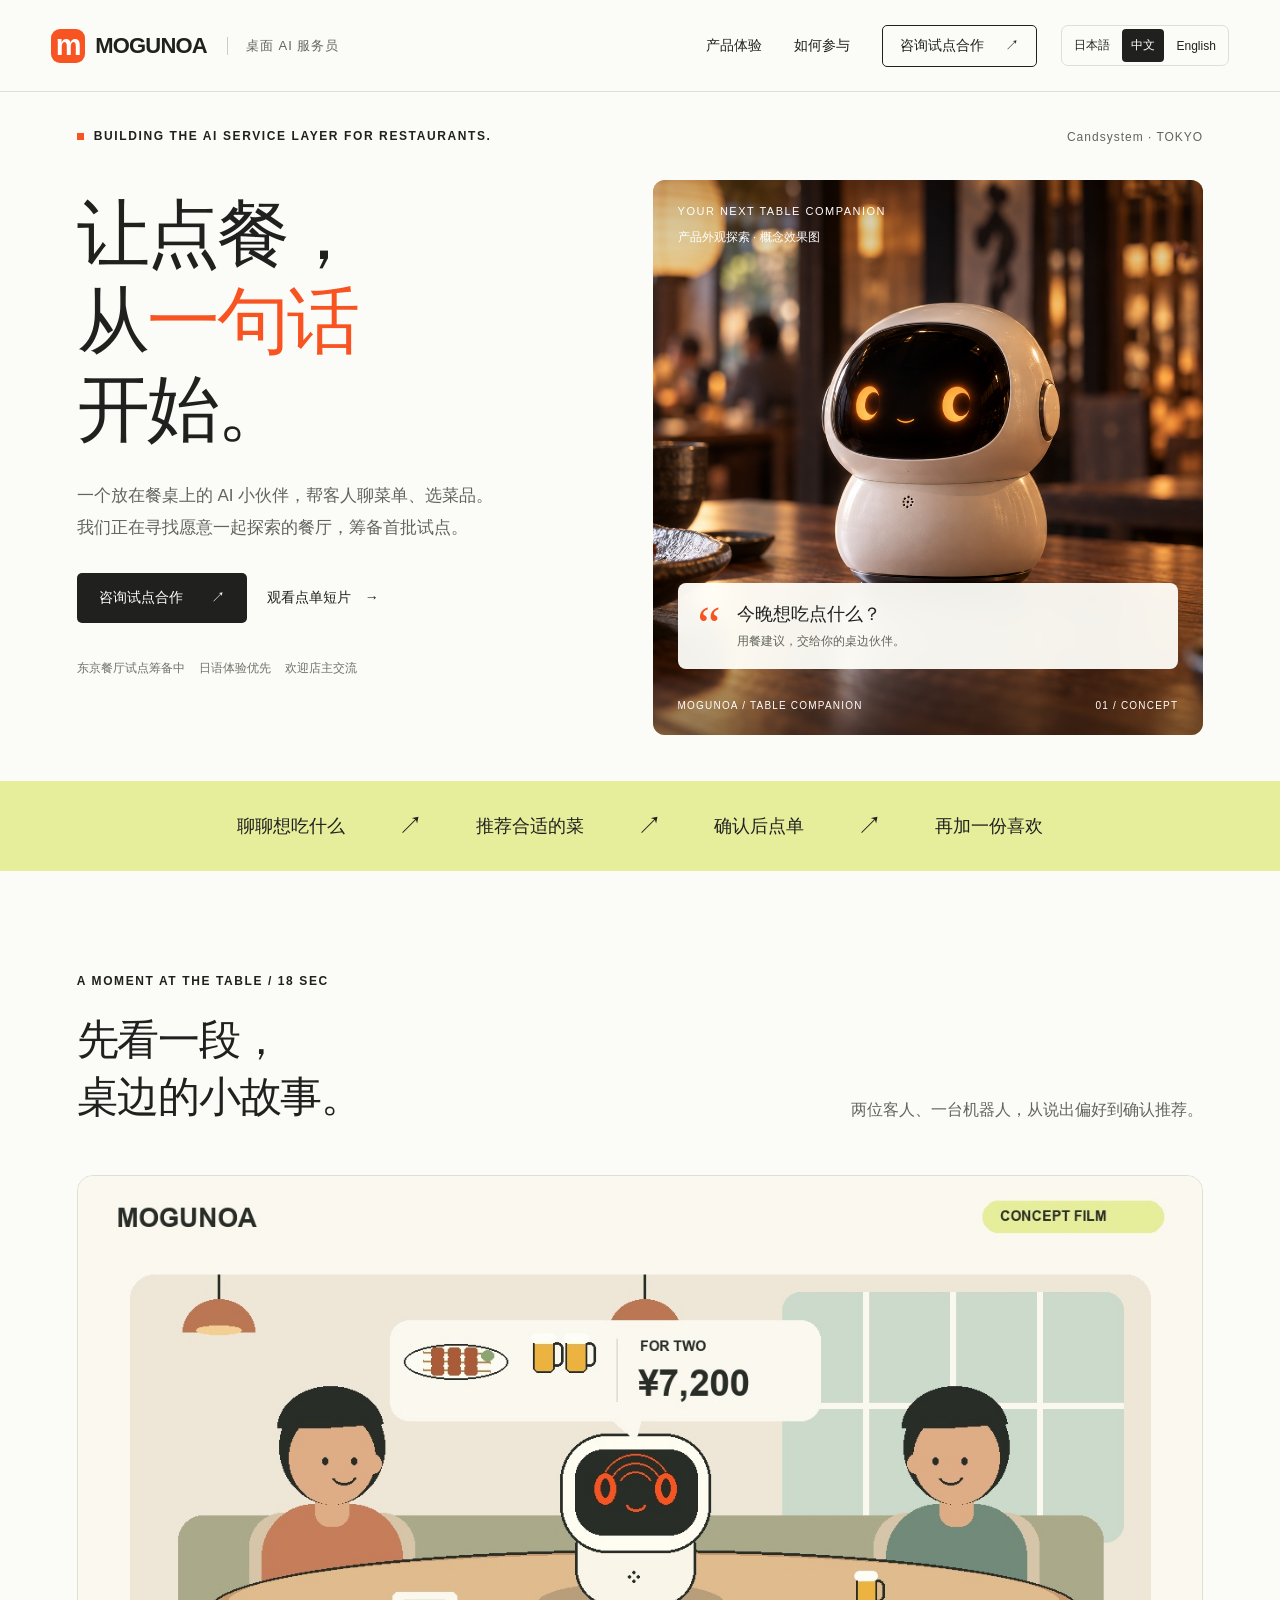
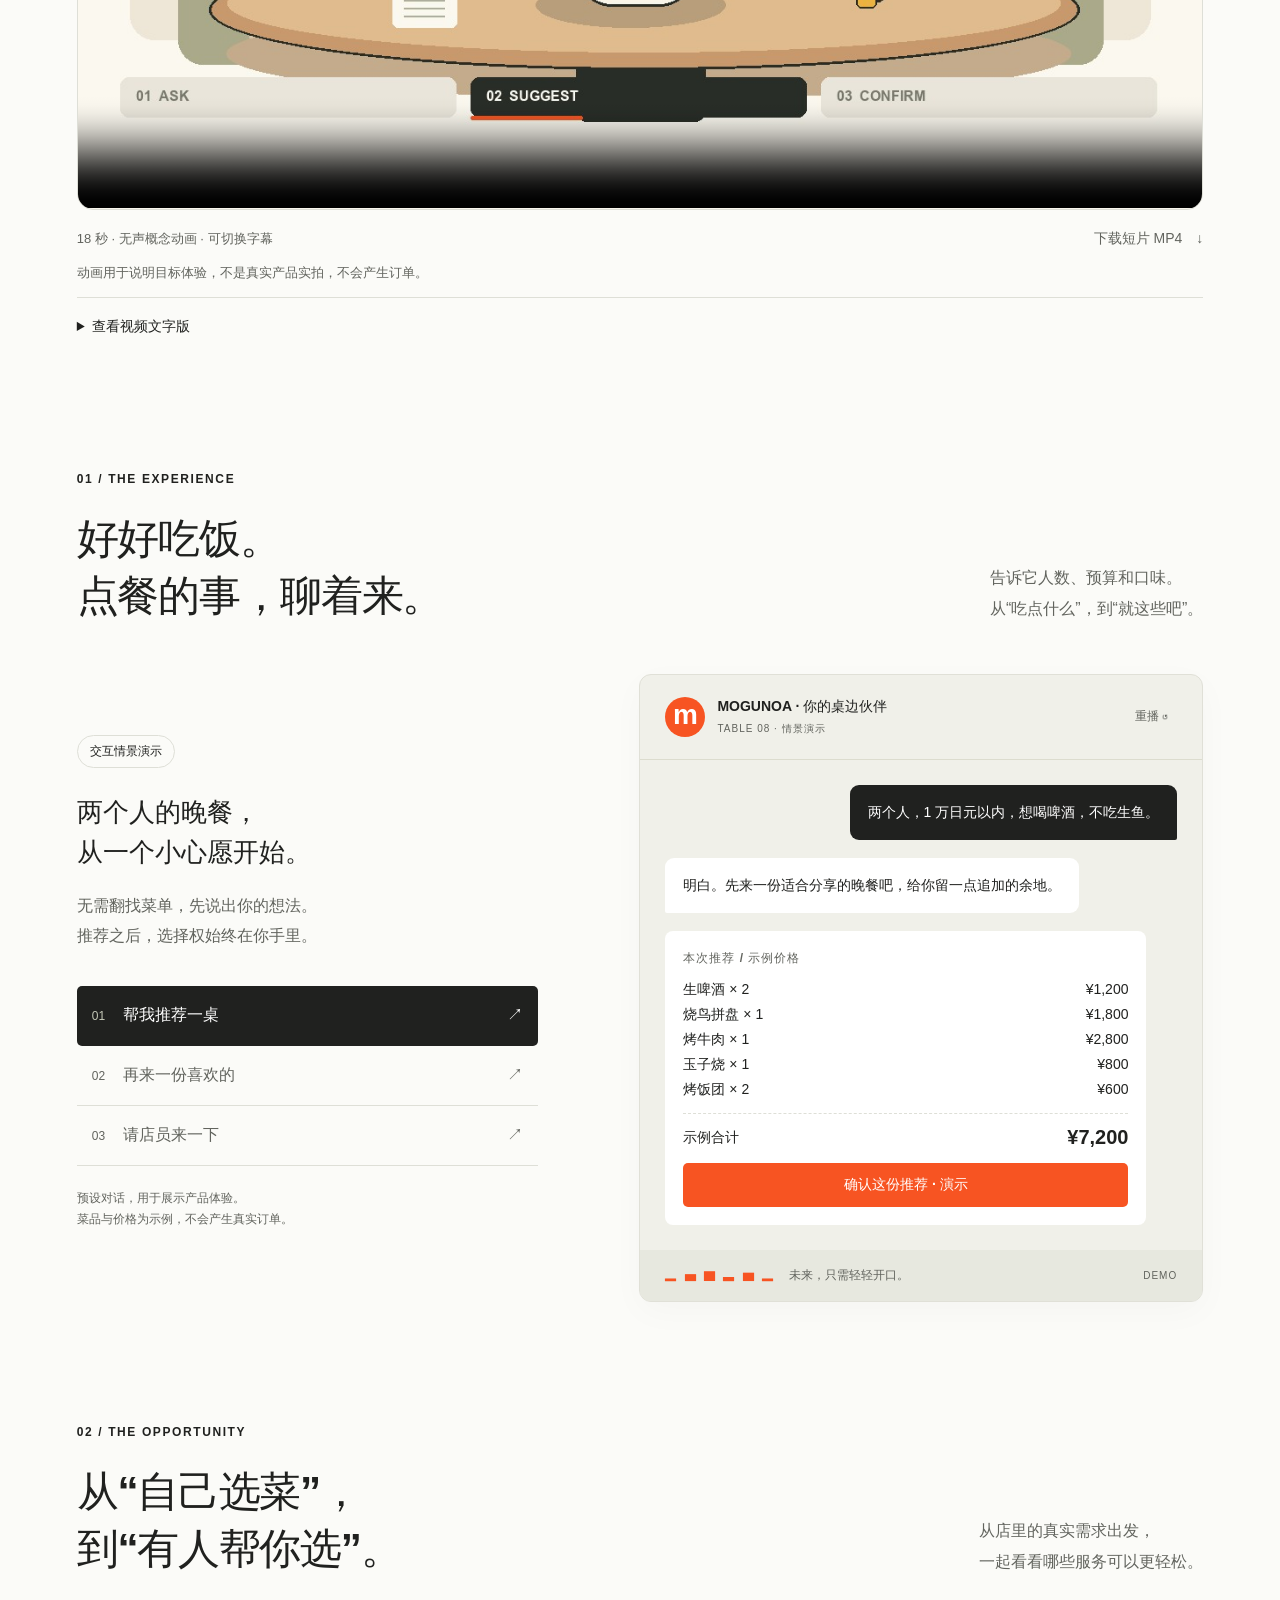
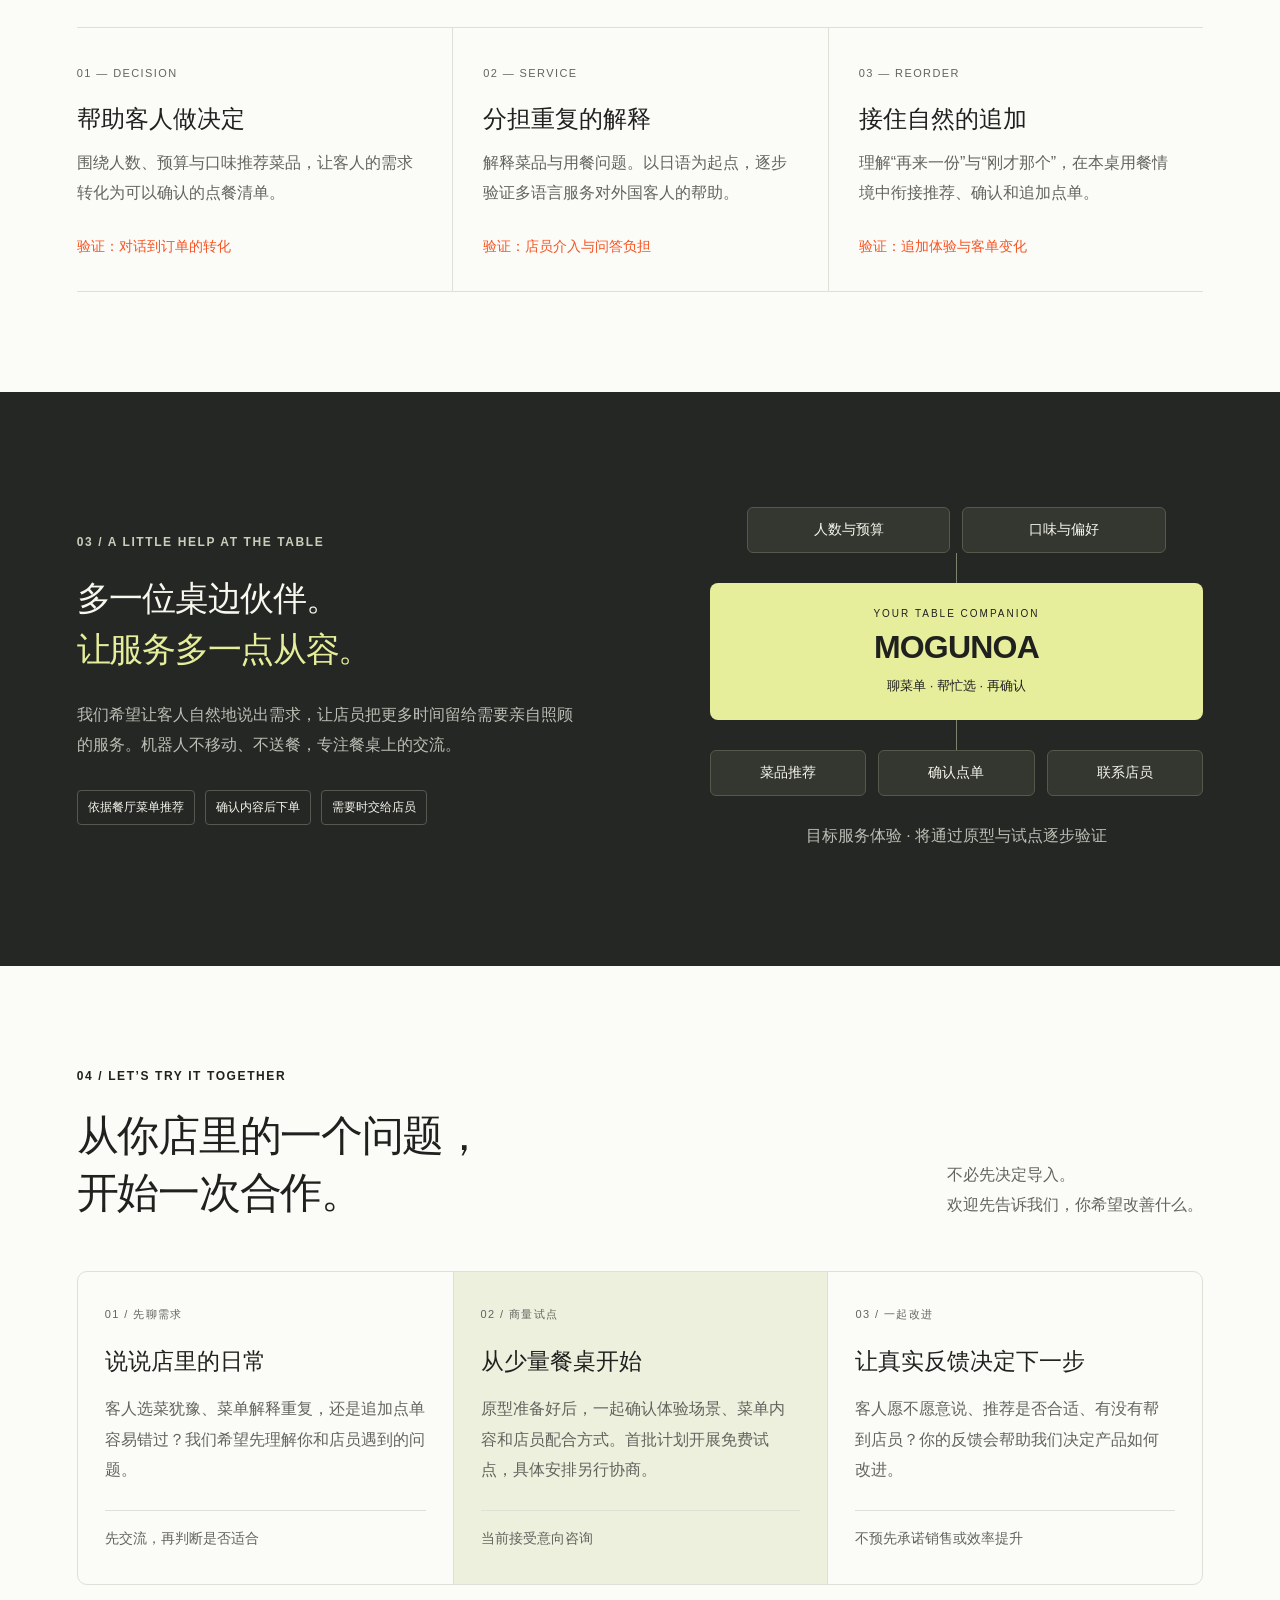
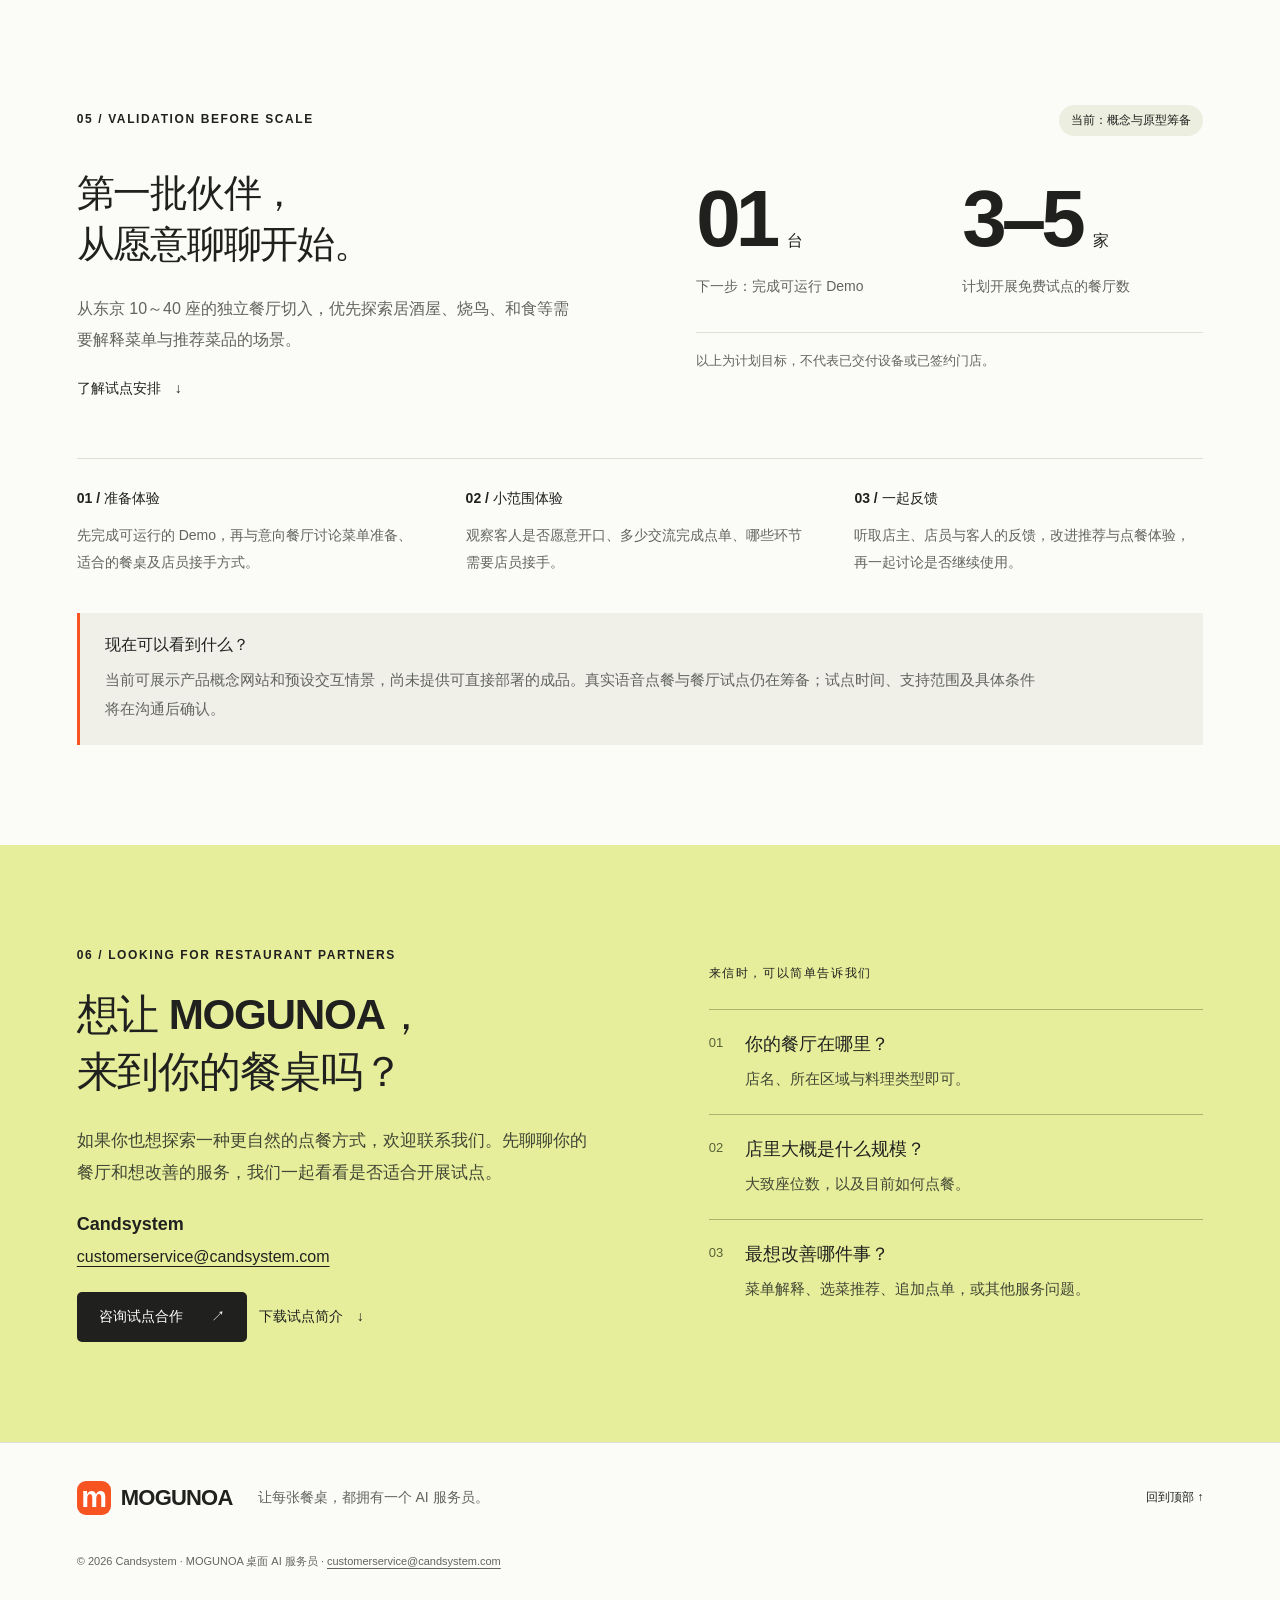
<file: zh/index.html>
<!doctype html>
<html lang="zh-CN">
<head>
  <meta charset="UTF-8">
  <meta name="viewport" content="width=device-width, initial-scale=1">
  <meta name="theme-color" content="#ff5a25">
  <meta name="description" content="MOGUNOA 桌面 AI 服务员正在寻找东京餐厅试点伙伴。探索对话推荐、菜单问答与确认点单的体验，联系 Candsystem 咨询试点合作。">
  <title>MOGUNOA — 让点餐，从一句话开始。</title>
  <link rel="icon" type="image/svg+xml" href="data:image/svg+xml,%3Csvg xmlns='http://www.w3.org/2000/svg' viewBox='0 0 64 64'%3E%3Crect width='64' height='64' rx='18' fill='%23ff5a25'/%3E%3Cpath d='M12 46V18h9l11 15 11-15h9v28h-9V32L32 46 21 32v14z' fill='white'/%3E%3C/svg%3E">
  <link rel="stylesheet" href="../styles.css">
  <link rel="stylesheet" href="../investor.css">
  <link rel="stylesheet" href="../multilingual.css">
  <link rel="canonical" href="https://williamzhou8818.github.io/mogunoa-site/zh/">
  <link rel="alternate" hreflang="ja" href="https://williamzhou8818.github.io/mogunoa-site/">
  <link rel="alternate" hreflang="zh-CN" href="https://williamzhou8818.github.io/mogunoa-site/zh/">
  <link rel="alternate" hreflang="en" href="https://williamzhou8818.github.io/mogunoa-site/en/">
  <link rel="alternate" hreflang="x-default" href="https://williamzhou8818.github.io/mogunoa-site/">
  <meta property="og:type" content="website">
  <meta property="og:site_name" content="MOGUNOA">
  <meta property="og:title" content="MOGUNOA — 让点餐，从一句话开始。">
  <meta property="og:description" content="MOGUNOA 桌面 AI 服务员正在寻找东京餐厅试点伙伴。探索对话推荐、菜单问答与确认点单的体验，联系 Candsystem 咨询试点合作。">
  <meta property="og:url" content="https://williamzhou8818.github.io/mogunoa-site/zh/">
  <meta property="og:image" content="https://williamzhou8818.github.io/mogunoa-site/hero.png">
  <meta property="og:image:alt" content="概念效果图：一台有橙色眼睛的奶白色小机器人，坐在餐厅木桌上。">
  <meta property="og:locale" content="zh_CN">
  <meta name="twitter:card" content="summary_large_image">
  <script type="application/ld+json">{"@context": "https://schema.org", "@graph": [{"@type": "Organization", "@id": "https://williamzhou8818.github.io/mogunoa-site/#organization", "name": "Candsystem", "email": "customerservice@candsystem.com", "url": "https://williamzhou8818.github.io/mogunoa-site/"}, {"@type": "WebSite", "@id": "https://williamzhou8818.github.io/mogunoa-site/#website", "name": "MOGUNOA", "url": "https://williamzhou8818.github.io/mogunoa-site/", "inLanguage": ["ja", "zh-CN", "en"], "publisher": {"@id": "https://williamzhou8818.github.io/mogunoa-site/#organization"}}]}</script>
  <script src="../app.js" defer></script>
</head>
<body>
  <a class="skip-link" href="#main">跳到主要内容</a>
  <header class="header">
    <a class="wordmark" href="#" aria-label="MOGUNOA 首页"><span class="brand-mark" aria-hidden="true">m</span>MOGUNOA<span class="brand-note">桌面 AI 服务员</span></a>
    <div class="header-tools"><nav aria-label="主导航"><a href="#experience">产品体验</a><a href="#business">如何参与</a><a class="nav-cta" href="#investment">咨询试点合作 <span aria-hidden="true">↗</span></a></nav><nav class="language-switch" aria-label="切换语言"><a href="../" lang="ja" hreflang="ja">日本語</a><a href="../zh/" lang="zh-CN" hreflang="zh-CN" aria-current="page">中文</a><a href="../en/" lang="en" hreflang="en">English</a></nav></div>
  </header>
  <main id="main">
    <section class="hero section-shell">
      <div class="hero-top"><span class="eyebrow"><span class="small-square" aria-hidden="true"></span> BUILDING THE AI SERVICE LAYER FOR RESTAURANTS.</span><span class="stage-label">Candsystem · TOKYO</span></div>
      <div class="hero-grid">
        <div class="hero-copy"><h1>让点餐，<br>从<span class="orange">一句话</span><br>开始。</h1><p>一个放在餐桌上的 AI 小伙伴，帮客人聊菜单、选菜品。<br>我们正在寻找愿意一起探索的餐厅，筹备首批试点。</p><div class="hero-actions"><a class="button button-dark" href="#investment">咨询试点合作 <span aria-hidden="true">↗</span></a><a class="text-link" href="#film">观看点单短片 <span aria-hidden="true">→</span></a></div><div class="hero-foot"><span>东京餐厅试点筹备中</span><span>日语体验优先</span><span>欢迎店主交流</span></div></div>
        <div class="hero-visual" id="hero-visual"><img src="../hero.png" alt="概念效果图：一台有橙色眼睛的奶白色小机器人，坐在餐厅木桌上。" width="1536" height="1024" fetchpriority="high"><div class="visual-kicker">YOUR NEXT TABLE COMPANION</div><div class="concept-note">产品外观探索 · 概念效果图</div><div class="hello-card"><span class="hello-icon" aria-hidden="true">“</span><div><span>今晚想吃点什么？</span><small>用餐建议，交给你的桌边伙伴。</small></div></div><div class="visual-caption"><span>MOGUNOA / TABLE COMPANION</span><span>01 / CONCEPT</span></div></div>
      </div>
    </section>
    <div class="journey-strip" aria-label="产品目标功能"><span>聊聊想吃什么</span><span aria-hidden="true">↗</span><span>推荐合适的菜</span><span aria-hidden="true">↗</span><span>确认后点单</span><span aria-hidden="true">↗</span><span>再加一份喜欢</span></div>
    <section id="film" class="film section-shell section-space">
      <div class="section-heading"><div><span class="eyebrow">A MOMENT AT THE TABLE / 18 SEC</span><h2>先看一段，<br>桌边的小故事。</h2></div><p>两位客人、一台机器人，从说出偏好到确认推荐。</p></div>
      <div class="film-shell"><video id="ordering-film" controls playsinline preload="none" poster="../media/ordering-poster.jpg" aria-label="点单场景概念动画" aria-describedby="film-description"><source src="../media/ordering-scene.webm" type="video/webm"><source src="../media/ordering-scene.mp4" type="video/mp4"><track kind="subtitles" src="../media/captions-ja.vtt" srclang="ja" label="日本語"><track kind="subtitles" src="../media/captions-zh.vtt" srclang="zh-CN" label="中文" default><track kind="subtitles" src="../media/captions-en.vtt" srclang="en" label="English"><p>视频无法播放时，可以下载 MP4 或阅读文字版。</p></video></div>
      <div class="film-meta"><span>18 秒 · 无声概念动画 · 可切换字幕</span><a class="text-link" href="../media/ordering-scene.mp4" download="MOGUNOA-concept-film.mp4">下载短片 MP4 <span aria-hidden="true">↓</span></a></div>
      <p id="film-description" class="film-note">动画用于说明目标体验，不是真实产品实拍，不会产生订单。</p>
      <details class="film-transcript"><summary>查看视频文字版</summary><ol><li>客人：两个人，预算一万日元，想喝啤酒，不吃生鱼。</li><li>MOGUNOA：推荐几道适合分享的菜，加两杯啤酒，示例合计 ¥7,200。</li><li>客人：就这些吧。MOGUNOA 展示确认步骤，实际订单需要系统接收。</li></ol></details>
    </section>
    <section id="experience" class="experience section-shell section-space">
      <div class="section-heading"><div><span class="eyebrow">01 / THE EXPERIENCE</span><h2>好好吃饭。<br>点餐的事，聊着来。</h2></div><p>告诉它人数、预算和口味。<br>从“吃点什么”，到“就这些吧”。</p></div>
      <div class="demo-layout">
        <div class="demo-intro"><span class="pill">交互情景演示</span><h3>两个人的晚餐，<br>从一个小心愿开始。</h3><p>无需翻找菜单，先说出你的想法。<br>推荐之后，选择权始终在你手里。</p><div class="scenario-tabs" role="group" aria-label="选择演示情景"><button class="scenario active" type="button" data-scenario="dinner" aria-pressed="true"><span>01</span> 帮我推荐一桌 <span aria-hidden="true">↗</span></button><button class="scenario" type="button" data-scenario="extra" aria-pressed="false"><span>02</span> 再来一份喜欢的 <span aria-hidden="true">↗</span></button><button class="scenario" type="button" data-scenario="staff" aria-pressed="false"><span>03</span> 请店员来一下 <span aria-hidden="true">↗</span></button></div><p class="demo-note">预设对话，用于展示产品体验。<br>菜品与价格为示例，不会产生真实订单。</p></div>
        <div class="conversation"><div class="conversation-header"><span class="chat-avatar" aria-hidden="true">m</span><div><strong>MOGUNOA · 你的桌边伙伴</strong><small>TABLE 08 · 情景演示</small></div><button type="button" class="restart" id="restart" aria-label="重新开始当前演示">重播 ↺</button></div><div id="chat" class="chat" aria-live="polite" aria-atomic="true"></div><div class="conversation-bottom"><span class="voice-bars" aria-hidden="true">▂ ▅ ▇ ▃ ▆ ▂</span><span>未来，只需轻轻开口。</span><span class="demo-tag">DEMO</span></div></div>
      </div>
    </section>
    <section class="benefits section-shell section-space">
      <div class="section-heading"><div><span class="eyebrow">02 / THE OPPORTUNITY</span><h2>从“自己选菜”，<br>到“有人帮你选”。</h2></div><p>从店里的真实需求出发，<br>一起看看哪些服务可以更轻松。</p></div>
      <div class="benefit-grid"><article><span class="feature-number">01 — DECISION</span><h3>帮助客人做决定</h3><p>围绕人数、预算与口味推荐菜品，让客人的需求转化为可以确认的点餐清单。</p><span class="feature-bottom">验证：对话到订单的转化</span></article><article><span class="feature-number">02 — SERVICE</span><h3>分担重复的解释</h3><p>解释菜品与用餐问题。以日语为起点，逐步验证多语言服务对外国客人的帮助。</p><span class="feature-bottom">验证：店员介入与问答负担</span></article><article><span class="feature-number">03 — REORDER</span><h3>接住自然的追加</h3><p>理解“再来一份”与“刚才那个”，在本桌用餐情境中衔接推荐、确认和追加点单。</p><span class="feature-bottom">验证：追加体验与客单变化</span></article></div>
    </section>
    <section id="brain" class="brain section-space"><div class="section-shell brain-grid"><div><span class="eyebrow">03 / A LITTLE HELP AT THE TABLE</span><h2>多一位桌边伙伴。<br><span>让服务多一点从容。</span></h2><p>我们希望让客人自然地说出需求，让店员把更多时间留给需要亲自照顾的服务。机器人不移动、不送餐，专注餐桌上的交流。</p><div class="brain-principles"><span>依据餐厅菜单推荐</span><span>确认内容后下单</span><span>需要时交给店员</span></div></div><div class="system-diagram" aria-label="目标体验：客人表达需求，MOGUNOA 推荐菜品，客人确认，需要时联系店员"><div class="diagram-inputs"><span>人数与预算</span><span>口味与偏好</span></div><div class="connector" aria-hidden="true"></div><div class="brain-node"><small>YOUR TABLE COMPANION</small><strong>MOGUNOA</strong><span>聊菜单 · 帮忙选 · 再确认</span></div><div class="connector" aria-hidden="true"></div><div class="diagram-outputs"><span>菜品推荐</span><span>确认点单</span><span>联系店员</span></div><p class="diagram-note">目标服务体验 · 将通过原型与试点逐步验证</p></div></div></section>
    <section id="business" class="business section-shell section-space">
      <div class="section-heading"><div><span class="eyebrow">04 / LET’S TRY IT TOGETHER</span><h2>从你店里的一个问题，<br>开始一次合作。</h2></div><p>不必先决定导入。<br>欢迎先告诉我们，你希望改善什么。</p></div>
      <div class="business-grid">
        <article><span class="feature-number">01 / 先聊需求</span><h3>说说店里的日常</h3><p>客人选菜犹豫、菜单解释重复，还是追加点单容易错过？我们希望先理解你和店员遇到的问题。</p><span class="model-label">先交流，再判断是否适合</span></article>
        <article class="subscription"><span class="feature-number">02 / 商量试点</span><h3>从少量餐桌开始</h3><p>原型准备好后，一起确认体验场景、菜单内容和店员配合方式。首批计划开展免费试点，具体安排另行协商。</p><span class="model-label">当前接受意向咨询</span></article>
        <article><span class="feature-number">03 / 一起改进</span><h3>让真实反馈决定下一步</h3><p>客人愿不愿意说、推荐是否合适、有没有帮到店员？你的反馈会帮助我们决定产品如何改进。</p><span class="model-label">不预先承诺销售或效率提升</span></article>
      </div>
    </section>
    <section id="pilot" class="pilot section-shell section-space">
      <div class="pilot-top"><span class="eyebrow">05 / VALIDATION BEFORE SCALE</span><span class="pill">当前：概念与原型筹备</span></div>
      <div class="pilot-grid"><div><h2>第一批伙伴，<br>从愿意聊聊开始。</h2><p>从东京 10～40 座的独立餐厅切入，优先探索居酒屋、烧鸟、和食等需要解释菜单与推荐菜品的场景。</p><a class="text-link" href="#pilot-details">了解试点安排 <span aria-hidden="true">↓</span></a></div><div class="pilot-numbers"><div><strong>01<span>台</span></strong><p>下一步：完成可运行 Demo</p></div><div><strong>3–5<span>家</span></strong><p>计划开展免费试点的餐厅数</p></div><span>以上为计划目标，不代表已交付设备或已签约门店。</span></div></div>
      <div id="pilot-details" class="pilot-details"><article><span>01 / 准备体验</span><p>先完成可运行的 Demo，再与意向餐厅讨论菜单准备、适合的餐桌及店员接手方式。</p></article><article><span>02 / 小范围体验</span><p>观察客人是否愿意开口、多少交流完成点单、哪些环节需要店员接手。</p></article><article><span>03 / 一起反馈</span><p>听取店主、店员与客人的反馈，改进推荐与点餐体验，再一起讨论是否继续使用。</p></article></div>
      <div class="stage-disclosure"><strong>现在可以看到什么？</strong><p>当前可展示产品概念网站和预设交互情景，尚未提供可直接部署的成品。真实语音点餐与餐厅试点仍在筹备；试点时间、支持范围及具体条件将在沟通后确认。</p></div>
    </section>
    <section id="investment" class="investment section-space"><div class="section-shell investment-grid"><div><span class="eyebrow">06 / LOOKING FOR RESTAURANT PARTNERS</span><h2>想让 MOGUNOA，<br>来到你的餐桌吗？</h2><p>如果你也想探索一种更自然的点餐方式，欢迎联系我们。先聊聊你的餐厅和想改善的服务，我们一起看看是否适合开展试点。</p><div class="contact-details"><strong>Candsystem</strong><a href="mailto:customerservice@candsystem.com">customerservice@candsystem.com</a></div><a class="button button-dark contact-action" href="mailto:customerservice@candsystem.com?subject=MOGUNOA%20Pilot%20Inquiry">咨询试点合作 <span aria-hidden="true">↗</span></a><a class="text-link" href="project-brief.txt" download="MOGUNOA-pilot-brief-zh.txt">下载试点简介 <span aria-hidden="true">↓</span></a></div><div class="investor-topics"><span class="eyebrow">来信时，可以简单告诉我们</span><ol><li><span>01</span><div><strong>你的餐厅在哪里？</strong><p>店名、所在区域与料理类型即可。</p></div></li><li><span>02</span><div><strong>店里大概是什么规模？</strong><p>大致座位数，以及目前如何点餐。</p></div></li><li><span>03</span><div><strong>最想改善哪件事？</strong><p>菜单解释、选菜推荐、追加点单，或其他服务问题。</p></div></li></ol></div></div></section>
  </main>
  <footer class="footer section-shell"><a class="wordmark" href="#"><span class="brand-mark" aria-hidden="true">m</span>MOGUNOA</a><p>让每张餐桌，都拥有一个 AI 服务员。</p><a href="#main">回到顶部 ↑</a><small>© <span id="year">2026</span> Candsystem · MOGUNOA 桌面 AI 服务员 · <a href="mailto:customerservice@candsystem.com">customerservice@candsystem.com</a></small></footer>
</body>
</html>
</file>
<file: styles.css>
@charset "UTF-8";
@media(max-width:760px){body h1 br:last-of-type{display:initial}}
:root{--orange:#f75422;--ink:#20211f;--muted:#62645e;--paper:#fbfbf8;--line:#dedfd7;--lime:#e6ee9b;font-family:Inter,"Helvetica Neue","PingFang SC","Microsoft YaHei",sans-serif;color:var(--ink);background:var(--paper);font-synthesis:none;scroll-behavior:smooth;scroll-padding-top:90px}*{box-sizing:border-box}body{margin:0}a{color:inherit;text-decoration:none}button{font:inherit}button,a{-webkit-tap-highlight-color:transparent}button{cursor:pointer}a:focus-visible,button:focus-visible{outline:3px solid #146bc2;outline-offset:5px}::selection{background:var(--lime);color:var(--ink)}.section-shell{max-width:1440px;margin:0 auto;padding-left:6%;padding-right:6%}.header{min-height:92px;display:flex;align-items:center;justify-content:space-between;padding:16px 4%;border-bottom:1px solid var(--line);gap:24px}.wordmark{display:inline-flex;align-items:center;gap:10px;font-weight:850;font-size:22px;letter-spacing:-.8px;white-space:nowrap}.brand-mark{display:grid;place-items:center;background:var(--orange);color:white;width:34px;height:34px;border-radius:9px;font-size:29px;font-weight:800;padding-bottom:5px}.brand-note{font-size:13px;letter-spacing:1px;font-weight:400;border-left:1px solid #ccc;padding-left:18px;margin-left:10px;color:var(--muted)}nav{display:flex;align-items:center;gap:32px;font-size:14px}nav>a:hover,.text-link:hover{color:var(--orange)}.nav-cta{padding:11px 17px;border:1px solid var(--ink);border-radius:5px}.nav-cta span{margin-left:18px}.hero{padding-top:34px;padding-bottom:46px}.hero-top{display:flex;justify-content:space-between;align-items:center;gap:20px;margin-bottom:32px}.eyebrow{font-size:12px;font-weight:650;letter-spacing:1.6px;display:inline-flex;align-items:center;gap:10px;line-height:1.8}.small-square{width:7px;height:7px;background:var(--orange)}.stage-label{font-size:12px;letter-spacing:1px;color:var(--muted);white-space:nowrap}.hero-grid{display:grid;grid-template-columns:1fr 1.06fr;gap:5%}.hero-copy{padding-top:10px}h1{font-size:clamp(54px,5.7vw,86px);font-weight:850;letter-spacing:-3px;line-height:1.2;margin:0 0 28px}.orange{color:var(--orange)}.hero-copy>p{font-size:17px;line-height:1.9;color:var(--muted);margin:0 0 28px}.hero-actions{display:flex;align-items:center;flex-wrap:wrap;gap:20px}.button{min-height:50px;display:inline-flex;align-items:center;justify-content:space-between;gap:28px;padding:14px 22px;border-radius:5px;font-size:14px;font-weight:600;transition:transform .2s,background .2s}.button:hover{transform:translateY(-2px)}.button-dark{background:var(--ink);color:white}.button-dark:hover{background:#393a36}.text-link{font-size:14px}.text-link span{margin-left:10px}.hero-foot{display:flex;flex-wrap:wrap;gap:14px;font-size:12px;color:#707168;margin-top:37px}.hero-visual{min-height:555px;position:relative;border-radius:12px;background:#d3c4ae;overflow:hidden;isolation:isolate}.hero-visual img{position:absolute;width:100%;height:100%;object-fit:cover;object-position:50% 50%;inset:0;z-index:-2}.hero-visual:after{content:"";position:absolute;inset:0;background:linear-gradient(180deg,rgba(0,0,0,.2),transparent 30%,transparent 72%,rgba(0,0,0,.45));z-index:-1}.visual-kicker{position:absolute;top:25px;left:25px;font-size:11px;letter-spacing:1.5px;color:white}.concept-note{position:absolute;top:49px;left:25px;font-size:12px;color:#fff}.hello-card{position:absolute;bottom:66px;left:25px;right:25px;background:rgba(255,255,250,.94);padding:17px 20px;display:flex;align-items:center;gap:16px;border-radius:8px;box-shadow:0 8px 40px #0001;backdrop-filter:blur(8px)}.hello-icon{color:var(--orange);font-size:52px;font-family:Georgia,serif;line-height:1}.hello-card span:not(.hello-icon){font-size:18px;font-weight:650}.hello-card small{display:block;font-size:12px;color:var(--muted);margin-top:7px}.visual-caption{position:absolute;bottom:24px;left:25px;right:25px;display:flex;justify-content:space-between;color:white;font-size:10px;letter-spacing:1.2px}.journey-strip{display:flex;justify-content:center;align-items:center;gap:4.6%;min-height:90px;padding:20px 5%;background:var(--lime);font-size:18px;font-weight:650}.journey-strip>span:nth-child(even){font-size:25px;font-weight:400}.section-space{padding-top:100px;padding-bottom:100px}.section-heading{display:flex;justify-content:space-between;align-items:flex-end;gap:30px;margin-bottom:50px}h2{font-size:clamp(30px,3.3vw,48px);letter-spacing:-1.3px;line-height:1.35;margin:19px 0 0;font-weight:750}.section-heading>p{font-size:16px;line-height:1.9;color:var(--muted);margin:0}.demo-layout{display:grid;grid-template-columns:.9fr 1.1fr;gap:9%;align-items:center}.pill{display:inline-block;border:1px solid var(--line);border-radius:30px;font-size:12px;padding:7px 12px}.demo-intro h3{font-size:26px;line-height:1.55;margin:24px 0 18px;font-weight:650}.demo-intro>p{font-size:16px;color:var(--muted);line-height:1.9}.scenario-tabs{display:grid;gap:0;margin-top:35px}.scenario{display:flex;align-items:center;gap:18px;min-height:60px;text-align:left;border:0;border-bottom:1px solid var(--line);background:transparent;color:var(--muted);font-size:16px;padding:12px 15px}.scenario>span:first-child{font-size:12px;color:var(--muted)}.scenario>span:last-child{margin-left:auto}.scenario.active{background:var(--ink);color:white;border-radius:5px;border-color:transparent}.scenario.active>span:first-child{color:#c4c8b7}.demo-intro .demo-note{font-size:12px;line-height:1.7;margin-top:22px}.conversation{background:#f0f0e9;border:1px solid #e0e0d7;border-radius:12px;overflow:hidden;box-shadow:0 10px 35px #30302007}.conversation-header{padding:22px 25px;display:flex;align-items:center;gap:12px;border-bottom:1px solid #dcdcce}.chat-avatar{width:40px;height:40px;display:grid;place-items:center;background:var(--orange);color:white;border-radius:50%;font-size:28px;font-weight:700;padding-bottom:4px}.conversation-header strong{font-size:14px;font-weight:600}.conversation-header small{display:block;font-size:10px;letter-spacing:1px;color:var(--muted);margin-top:6px}.restart{margin-left:auto;border:0;background:transparent;font-size:12px;color:var(--muted);padding:9px}.chat{min-height:410px;padding:25px;display:flex;flex-direction:column;gap:18px}.bubble{border-radius:9px;padding:15px 18px;font-size:14px;line-height:1.8;max-width:90%;margin:0}.bubble.guest{background:var(--ink);color:white;align-self:flex-end;border-bottom-right-radius:2px}.bubble.ai{background:white;align-self:flex-start;border-bottom-left-radius:2px}.order-preview{background:white;padding:18px;border-radius:8px;max-width:94%;font-size:14px}.order-preview>strong{font-size:12px;letter-spacing:1px;color:var(--muted)}.order-preview ul{padding:0;list-style:none;margin:14px 0}.order-preview li{display:flex;justify-content:space-between;gap:18px;margin:7px 0}.order-total{border-top:1px dashed var(--line);padding-top:12px;display:flex;justify-content:space-between;align-items:center}.order-total strong{font-size:20px}.demo-confirm{border:0;background:var(--orange);color:white;border-radius:5px;min-height:44px;padding:10px 16px;margin-top:14px;width:100%;font-size:14px;font-weight:600}.demo-confirm:hover{background:#d94015}.demo-confirm:disabled{background:#e3e6d1;color:#3c4930;cursor:default}.confirmation{color:#3e5125;border-left:3px solid #78893e;padding-left:12px;margin:0;font-size:14px;line-height:1.7}.conversation-bottom{padding:17px 25px;background:#e7e8df;display:flex;align-items:center;gap:13px;font-size:12px;color:var(--muted)}.voice-bars{color:var(--orange);letter-spacing:2px}.demo-tag{margin-left:auto;font-size:10px;letter-spacing:1px}.benefits{padding-top:20px}.benefit-grid{display:grid;grid-template-columns:repeat(3,1fr);border-top:1px solid var(--line);border-bottom:1px solid var(--line)}.benefit-grid article{padding:35px 30px 35px 0}.benefit-grid article+article{border-left:1px solid var(--line);padding-left:30px}.feature-number{font-size:11px;letter-spacing:1.4px;color:var(--muted)}.benefit-grid h3{font-size:24px;margin:22px 0 13px}.benefit-grid p{font-size:16px;line-height:1.9;color:var(--muted);margin:0 0 28px}.feature-bottom{font-size:14px;color:var(--orange)}.brain{background:#242724;color:#f8f8ef}.brain-grid{display:grid;grid-template-columns:1.1fr 1fr;gap:8%;align-items:center}.brain .eyebrow{color:#c9ceba}.brain h2{font-size:clamp(27px,2.65vw,39px);line-height:1.5}.brain h2>span{color:var(--lime)}.brain-grid>div>p{font-size:16px;line-height:1.9;color:#bcbfb5;max-width:510px;margin-top:25px}.brain-principles{display:flex;flex-wrap:wrap;gap:10px;margin-top:30px}.brain-principles span{font-size:12px;padding:8px 10px;border:1px solid #56594f;border-radius:4px}.system-diagram{text-align:center;padding:15px 0}.diagram-inputs,.diagram-outputs{display:flex;gap:12px;justify-content:center}.diagram-inputs span,.diagram-outputs span{padding:13px 18px;background:#33372f;border:1px solid #54594c;border-radius:6px;font-size:14px;flex:1}.diagram-inputs{width:85%;margin:auto}.connector{height:30px;width:1px;background:#7d846e;margin:auto}.brain-node{background:var(--lime);border-radius:8px;color:var(--ink);padding:25px}.brain-node small{display:block;font-size:10px;letter-spacing:2px}.brain-node strong{display:block;font-size:32px;letter-spacing:-.8px;margin:10px 0}.brain-node>span{font-size:13px}.diagram-note{font-size:12px;color:#bdc1b3;margin:25px 0 0}.pilot{background:var(--paper)}.pilot-top{display:flex;justify-content:space-between;align-items:center;gap:20px}.pilot-top .pill{background:#ecefdf;border:0}.pilot-grid{display:grid;grid-template-columns:1fr 1fr;gap:10%;margin-top:12px;align-items:center}.pilot-grid h2{font-size:clamp(29px,3vw,43px)}.pilot-grid p{font-size:16px;line-height:1.9;color:var(--muted);margin:24px 0}.pilot-grid .button{margin-top:6px}.pilot-numbers{display:grid;grid-template-columns:1fr 1fr;gap:25px}.pilot-numbers strong{font-size:80px;letter-spacing:-5px;font-weight:650}.pilot-numbers strong span{font-size:16px;letter-spacing:0;padding-left:12px}.pilot-numbers p{font-size:14px;margin:8px 0}.pilot-numbers>span{font-size:13px;line-height:1.8;color:var(--muted);grid-column:1/-1;padding-top:16px;border-top:1px solid var(--line)}.pilot-details{display:grid;grid-template-columns:repeat(3,1fr);gap:40px;border-top:1px solid var(--line);margin-top:60px;padding-top:30px}.pilot-details article>span{font-size:14px;font-weight:650}.pilot-details p{font-size:14px;line-height:1.9;color:var(--muted);margin-bottom:0}.footer{border-top:1px solid var(--line);padding-top:32px;padding-bottom:32px;display:flex;align-items:center;gap:25px;flex-wrap:wrap}.footer>p{font-size:14px;color:var(--muted)}.footer>a:not(.wordmark){margin-left:auto;font-size:12px}.footer>small{font-size:11px;color:var(--muted);flex-basis:100%;margin-top:8px}.skip-link{position:fixed;top:-60px;left:20px;background:var(--ink);color:white;padding:12px;z-index:10}.skip-link:focus{top:12px}@media(min-width:1500px){.header{padding-left:calc((100% - 1324px)/2);padding-right:calc((100% - 1324px)/2)}}@media(max-width:1050px){.brand-note{display:none}.hero-grid{gap:4%;grid-template-columns:1fr 1fr}.hero-visual{min-height:510px}.hero-actions{gap:18px}.hero-foot{gap:7px}.demo-layout{gap:5%}.brain-grid{gap:5%}.section-shell{padding-left:5%;padding-right:5%}.pilot-numbers strong{font-size:65px}.hero-top .eyebrow{font-size:10px}.journey-strip{font-size:16px;gap:4%}}@media(max-width:760px){:root{scroll-padding-top:20px}.header{min-height:76px;padding:14px 5%;gap:12px}.wordmark{font-size:18px}.brand-mark{width:30px;height:30px;font-size:25px}nav{gap:0}nav>a:not(.nav-cta){display:none}.nav-cta{font-size:12px;padding:10px 12px}.nav-cta span{margin-left:12px}.hero{padding-top:24px;padding-bottom:30px}.hero-top{margin-bottom:20px}.hero-top .eyebrow{font-size:9px;letter-spacing:.8px;max-width:62%}.stage-label{font-size:10px}.hero-grid{grid-template-columns:1fr;gap:28px}h1{font-size:clamp(54px,10vw,76px);line-height:1.16;letter-spacing:-2px}h1 br:last-of-type{display:none}.hero-copy>p{font-size:16px;margin-bottom:23px}.hero-foot{margin-top:25px;gap:12px}.hero-visual{min-height:450px}.hero-actions{gap:20px}.journey-strip{gap:12px;font-size:13px;min-height:75px;flex-wrap:wrap}.journey-strip>span:nth-child(even){font-size:17px}.section-space{padding-top:64px;padding-bottom:64px}.section-heading{display:block;margin-bottom:30px}.section-heading>p{margin-top:20px;font-size:15px}h2{font-size:34px}.demo-layout{grid-template-columns:1fr;gap:25px}.demo-intro h3{font-size:24px}.demo-intro>p{font-size:15px}.scenario-tabs{margin-top:23px}.demo-intro .demo-note{margin-bottom:0}.chat{padding:20px;min-height:400px}.conversation-header{padding:19px}.bubble{max-width:94%}.order-preview{max-width:100%;width:100%}.conversation-bottom{padding:16px 19px;gap:9px}.benefits{padding-top:0}.benefit-grid{grid-template-columns:1fr}.benefit-grid article,.benefit-grid article+article{padding:28px 0;border-left:0}.benefit-grid article+article{border-top:1px solid var(--line)}.benefit-grid h3{margin-top:16px}.benefit-grid p{margin-bottom:18px}.brain-grid{grid-template-columns:1fr;gap:36px}.brain h2{font-size:29px}.brain-grid>div>p{font-size:15px}.system-diagram{padding:0}.brain-node strong{font-size:30px}.pilot-top{align-items:flex-start}.pilot-top .eyebrow{font-size:10px}.pilot-top .pill{font-size:10px}.pilot-grid{grid-template-columns:1fr;gap:40px}.pilot-grid h2{font-size:32px}.pilot-numbers{gap:20px}.pilot-numbers strong{font-size:74px}.pilot-details{grid-template-columns:1fr;gap:25px;margin-top:40px}.pilot-details p{margin-top:10px}.footer{gap:15px}.footer>p{order:3;flex-basis:100%;margin:0}.footer>small{order:4}.hero-visual .hello-card{left:18px;right:18px}.hello-card{padding:15px}.hello-card small{font-size:11px}.hello-card span:not(.hello-icon){font-size:17px}}@media(prefers-reduced-motion:reduce){:root{scroll-behavior:auto}.button{transition:none}}
</file>
<file: investor.css>
/* Investor-facing sections; extends the existing product visual system. */
.business-grid{display:grid;grid-template-columns:repeat(3,minmax(0,1fr));border:1px solid var(--line);border-radius:10px;overflow:hidden}
.business-grid article{padding:32px 27px}
.business-grid article+article{border-left:1px solid var(--line)}
.business-grid h3{font-size:23px;line-height:1.5;margin:22px 0 16px}
.business-grid p{font-size:16px;line-height:1.9;color:var(--muted)}
.business-grid .subscription{background:#edf0dd}
.price-hypothesis{font-size:clamp(22px,2.25vw,32px);font-weight:750;letter-spacing:-1px;white-space:nowrap}
.price-unit,.model-label{display:block;font-size:14px;line-height:1.8;color:var(--muted)}
.model-label{border-top:1px solid var(--line);padding-top:15px;margin-top:25px}
.pilot{padding-top:20px}
.stage-disclosure{margin-top:38px;padding:22px 25px;border-left:3px solid var(--orange);background:#f0f0e9}
.stage-disclosure strong{font-size:16px}
.stage-disclosure p{font-size:15px;line-height:1.9;color:var(--muted);margin:10px 0 0;max-width:940px}
.investment{background:var(--lime)}
.investment-grid{display:grid;grid-template-columns:1.05fr 1fr;gap:10%;align-items:center}
.investment-grid>div>p{font-size:17px;line-height:1.9;max-width:530px;margin:25px 0;color:#424735}
.investment .button{margin-top:9px}
.investor-topics ol{padding:0;margin:25px 0 0;list-style:none}
.investor-topics li{display:flex;gap:22px;padding:22px 0;border-top:1px solid #aab46f}
.investor-topics li>span{font-size:13px;padding-top:3px;color:#586237}
.investor-topics strong{font-size:18px;font-weight:650}
.investor-topics p{font-size:15px;line-height:1.8;color:#424735;margin:9px 0 0}
.contact-action{margin-right:12px}
.contact-details{display:flex;flex-direction:column;align-items:flex-start;gap:8px;margin:22px 0 12px}
.contact-details strong{font-size:18px}
.contact-details a{font-size:16px;line-height:1.7;text-decoration:underline;text-underline-offset:4px;overflow-wrap:anywhere;max-width:100%}
.footer small a{overflow-wrap:anywhere;text-decoration:underline;text-underline-offset:3px}
@media(max-width:1050px){.business-grid article{padding:27px 20px}.business-grid h3{font-size:21px}.investment-grid{gap:6%}}
@media(max-width:760px){.business-grid{grid-template-columns:1fr}.business-grid article{padding:26px}.business-grid article+article{border-left:0;border-top:1px solid var(--line)}.price-hypothesis{font-size:32px}.business-grid h3{font-size:23px}.investment-grid{grid-template-columns:1fr;gap:35px}.investment-grid h2{font-size:32px}.investment-grid>div>p{font-size:16px}.stage-disclosure{padding:20px}.pilot{padding-top:0}.investor-topics li{gap:17px}.contact-action{margin-bottom:12px}}
</file>
<file: multilingual.css>
.header-tools{display:flex;align-items:center;gap:24px;min-width:0}.language-switch{gap:3px;border:1px solid var(--line);border-radius:7px;padding:3px;flex-shrink:0}.language-switch a{display:block;padding:8px 9px;font-size:12px;white-space:nowrap;border-radius:4px}.language-switch a[aria-current=page]{background:var(--ink);color:white}.film{padding-bottom:30px}.film .section-heading>p{max-width:370px}.film-shell{border:1px solid var(--line);border-radius:16px;overflow:hidden;background:#f9f6ed}.film video{display:block;width:100%;aspect-ratio:16/9;object-fit:contain}.film video::cue{background:#20211fed;color:#fff;font-size:18px;line-height:1.5}.film-meta{display:flex;justify-content:space-between;gap:18px;align-items:center;margin:20px 0 12px;font-size:13px;color:var(--muted)}.film-note{color:var(--muted);font-size:13px;line-height:1.8}.film-transcript{border-top:1px solid var(--line);padding-top:16px;font-size:14px;line-height:1.8;color:var(--muted)}.film-transcript summary{cursor:pointer;color:var(--ink)}.film-transcript li{padding:7px 0}.film-transcript summary:focus-visible{outline:3px solid #146bc2;outline-offset:4px}html[lang=en] h1{font-size:clamp(45px,4.45vw,67px);letter-spacing:-2px;line-height:1.14}html[lang=en] .brand-note{display:none}html[lang=en] .journey-strip{font-size:15px;gap:3%}html[lang=en] .diagram-outputs span{padding:13px 8px;font-size:12px}html[lang=en] .hero-visual{min-height:555px}html[lang=ja] h1{font-size:clamp(49px,5.2vw,78px)}html[lang=ja] .header .brand-note{display:none}html[lang=ja] .brain h2{font-size:clamp(25px,2.3vw,34px)}
@media(max-width:1200px){.header{flex-wrap:wrap}.header-tools{margin-left:auto;gap:16px}.header nav{gap:16px}.header .language-switch{gap:2px}.brand-note{display:none}}
@media(max-width:760px){.header{gap:13px;padding-top:15px;padding-bottom:15px}.header-tools{display:contents}.header nav:not(.language-switch){order:3;flex-basis:100%;justify-content:flex-end}.header .language-switch{margin-left:auto;gap:1px}.header .language-switch a{display:block!important;padding:7px 8px;font-size:11px}.header nav:not(.language-switch) .nav-cta{display:block;text-align:center;width:100%;padding:10px}.film-meta{align-items:flex-start;flex-direction:column;gap:12px}.film .section-heading>p{max-width:100%}.film video::cue{font-size:12px}.film-shell{border-radius:10px}.film{padding-bottom:20px}html[lang=en] h1{font-size:clamp(40px,10.5vw,65px);letter-spacing:-1.6px}html[lang=en] h1 br:last-of-type{display:initial}html[lang=ja] h1{font-size:clamp(50px,12vw,70px)}html[lang=ja] h1 br:last-of-type{display:initial}html[lang=en] .journey-strip{font-size:12px;gap:10px}html[lang=en] .hero-visual{min-height:450px}.conversation-header{gap:9px}.conversation-header strong{font-size:12px}.restart{flex-shrink:0;padding:5px}.chat-avatar{flex-shrink:0}.pilot-top{flex-wrap:wrap}.pilot-top .pill{max-width:100%;line-height:1.7}}
.brain-grid>div{min-width:0}.diagram-inputs span,.diagram-outputs span{min-width:0;overflow-wrap:anywhere}
</file>
